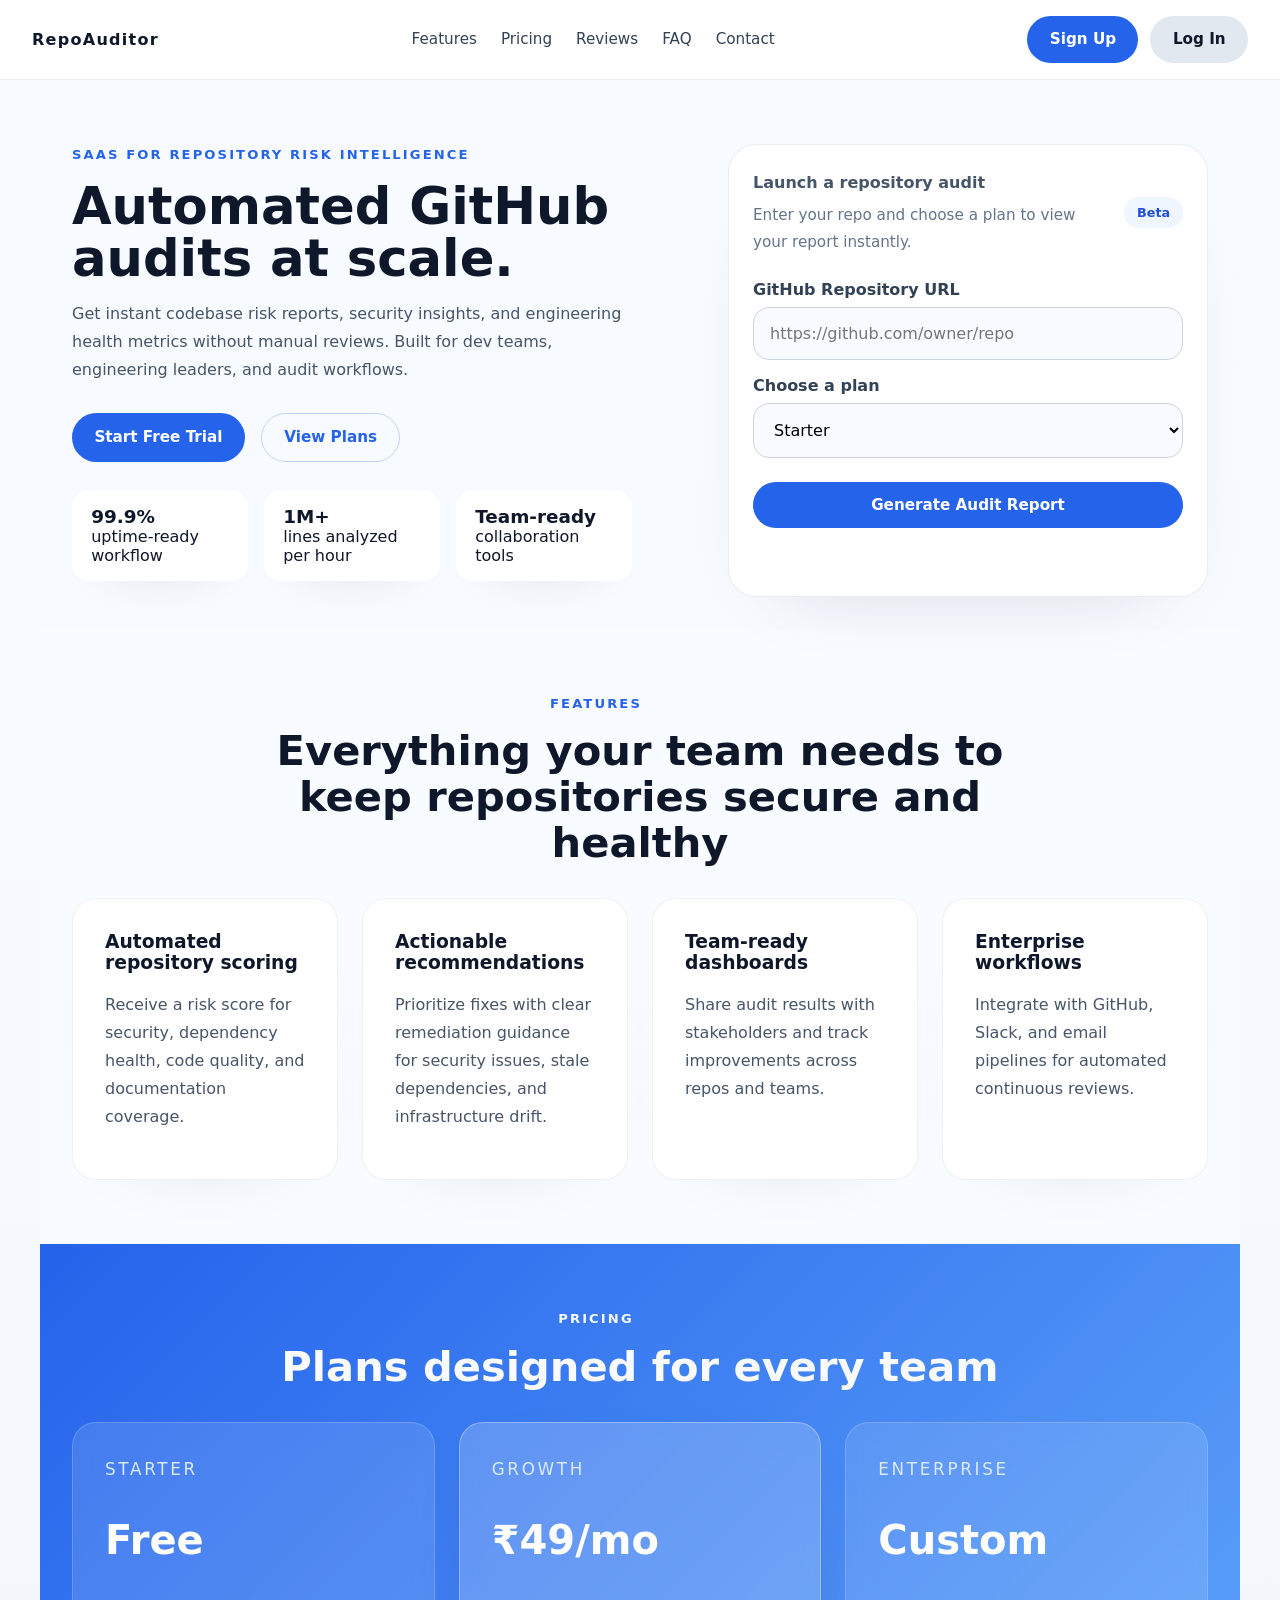
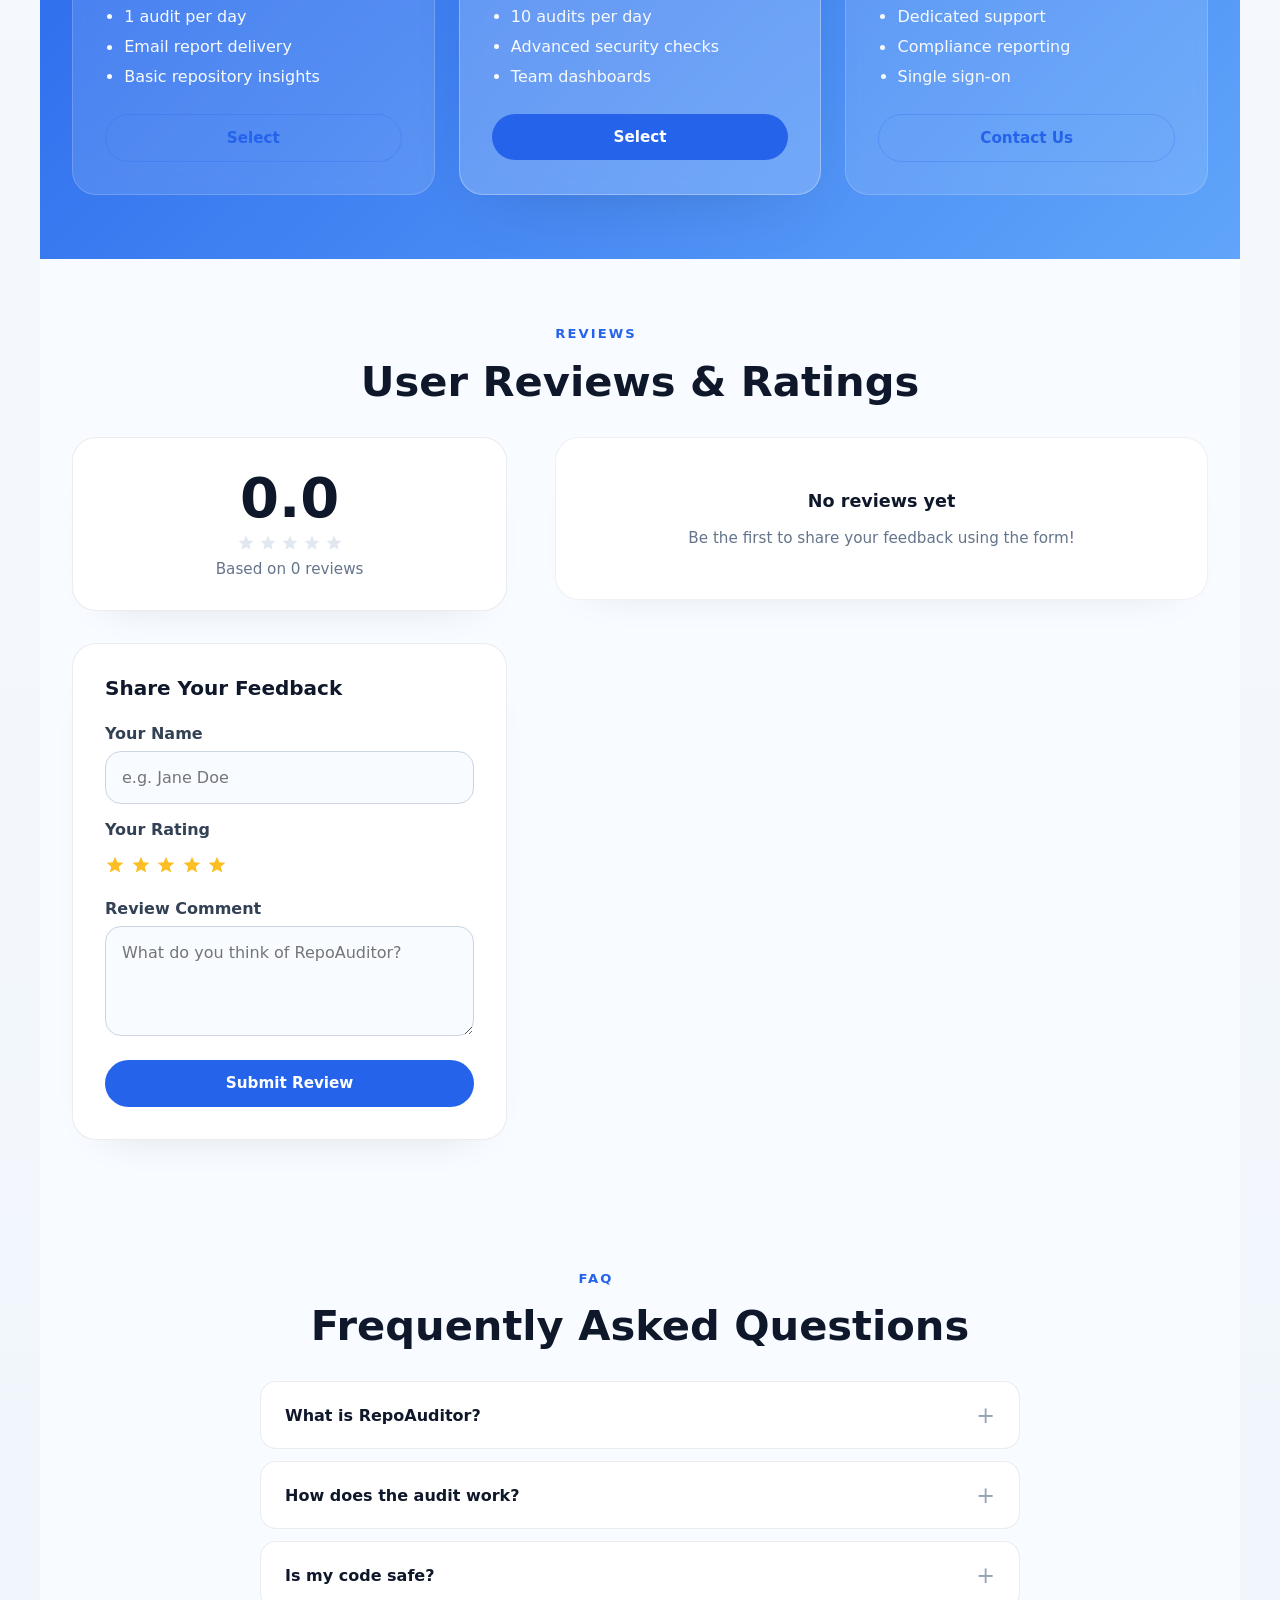
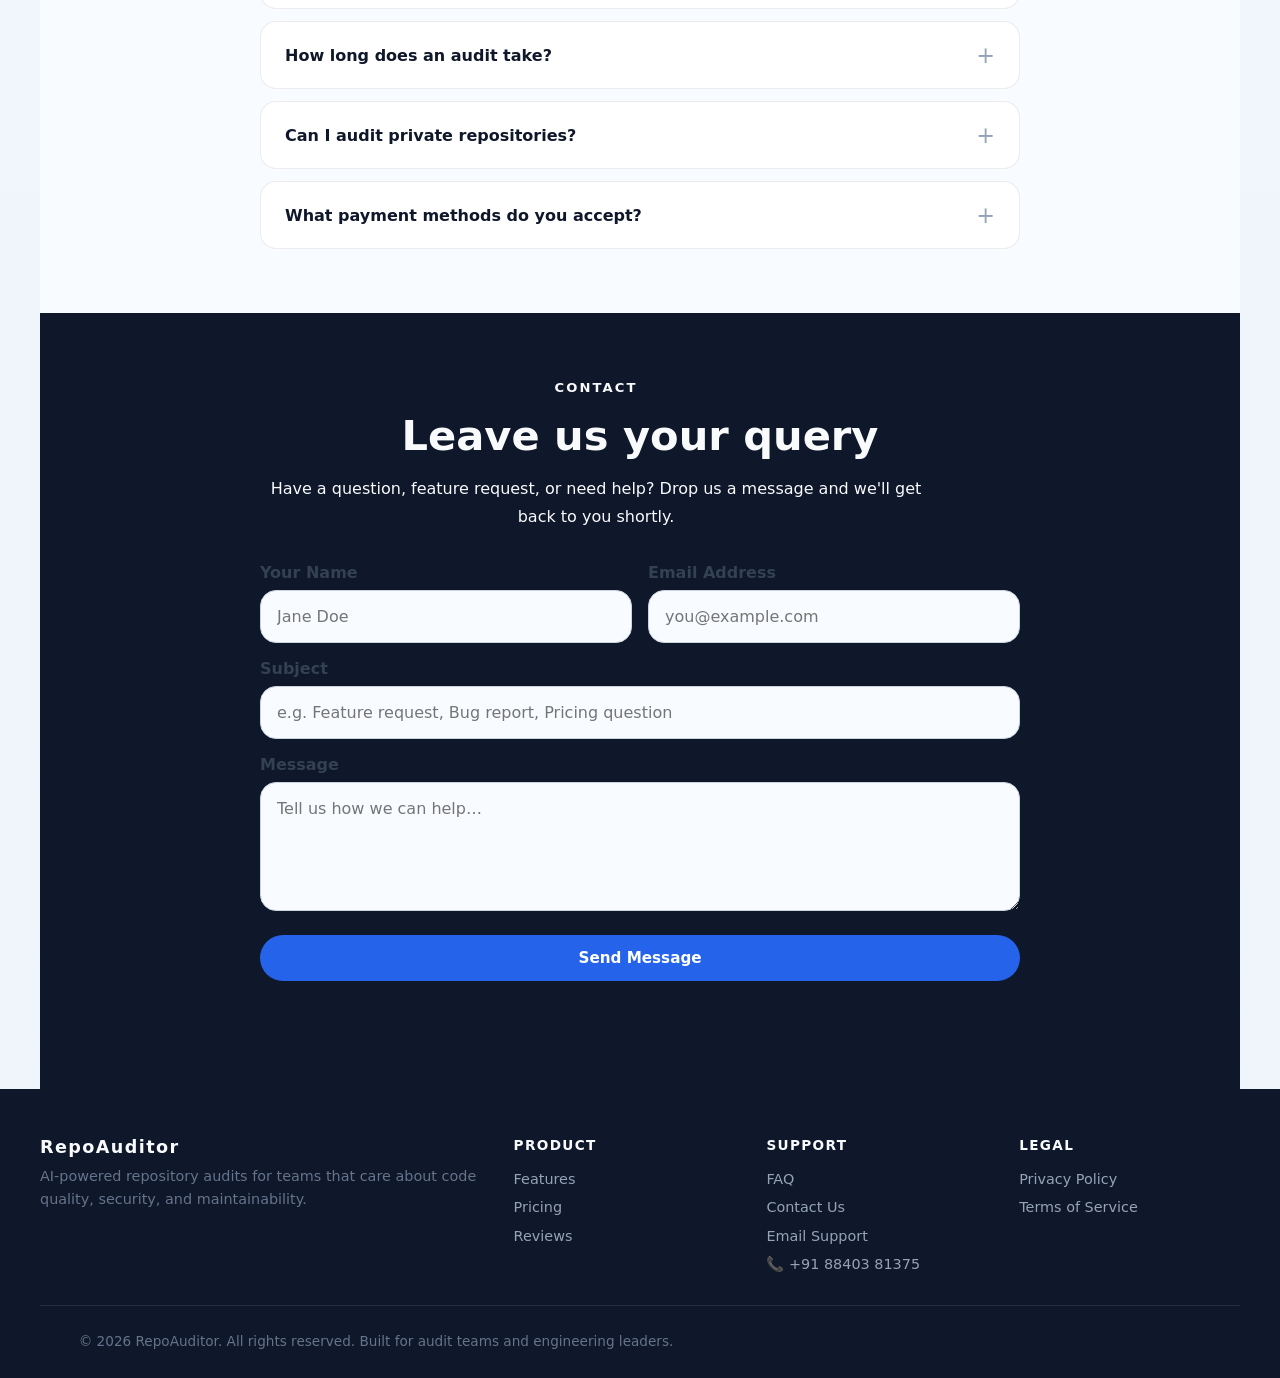
<file: index.html>
<!doctype html>
<html lang="en">
  <head>
    <meta charset="UTF-8" />
    <meta name="viewport" content="width=device-width, initial-scale=1.0" />
    <meta name="description" content="Get instant AI-powered codebase risk reports, security insights, and engineering health metrics. Built for dev teams and audit workflows." />
    <meta name="referrer" content="strict-origin-when-cross-origin" />
    <meta http-equiv="X-Content-Type-Options" content="nosniff" />
    <meta property="og:title" content="RepoAuditor — AI-Powered Code Health for Teams" />
    <meta property="og:description" content="Automated GitHub audits at scale. Get instant security insights, code quality metrics, and actionable recommendations." />
    <meta property="og:type" content="website" />
    <meta name="twitter:card" content="summary_large_image" />
    <meta name="twitter:title" content="RepoAuditor — AI-Powered Code Health for Teams" />
    <meta name="twitter:description" content="Automated GitHub audits at scale. Get instant security insights, code quality metrics, and actionable recommendations." />
    <title>Repo Auditor — AI-Powered Code Health for Teams</title>
    <link rel="stylesheet" href="styles.css" />
  </head>
  <body>

    <!-- ===== Top Bar ===== -->
    <header class="topbar">
      <a href="index.html" class="brand">RepoAuditor</a>
      <button class="hamburger" id="hamburgerBtn" aria-label="Toggle navigation">
        <span></span><span></span><span></span>
      </button>
      <nav class="nav-links">
        <a href="#features">Features</a>
        <a href="#pricing">Pricing</a>
        <a href="#reviews">Reviews</a>
        <a href="#faq">FAQ</a>
        <a href="#contact">Contact</a>
      </nav>
      <div id="topbarAuth" class="topbar-auth">
        <!-- Dynamically populated by script.js -->
        <a href="signup.html" class="button button-primary">Sign Up</a>
        <a href="login.html" class="button button-secondary">Log In</a>
      </div>
    </header>

    <main>

      <!-- ===== Hero ===== -->
      <section class="hero">
        <div class="hero-copy">
          <p class="eyebrow">SaaS for repository risk intelligence</p>
          <h1>Automated GitHub audits at scale.</h1>
          <p>
            Get instant codebase risk reports, security insights, and
            engineering health metrics without manual reviews. Built for dev
            teams, engineering leaders, and audit workflows.
          </p>
          <div class="hero-actions">
            <a href="signup.html" class="button button-primary">Start Free Trial</a>
            <a href="#pricing" class="button button-outline">View Plans</a>
          </div>
          <ul class="hero-stats">
            <li><strong>99.9%</strong> uptime-ready workflow</li>
            <li><strong>1M+</strong> lines analyzed per hour</li>
            <li><strong>Team-ready</strong> collaboration tools</li>
          </ul>
        </div>

        <div class="hero-panel">
          <div class="panel-header">
            <div>
              <p class="panel-title">Launch a repository audit</p>
              <p class="panel-subtitle">
                Enter your repo and choose a plan to view your report
                instantly.
              </p>
            </div>
            <span class="badge">Beta</span>
          </div>
          <form id="auditForm" class="signup-panel">
            <div class="field-group">
              <label for="repoUrl">GitHub Repository URL</label>
              <input
                type="url"
                id="repoUrl"
                placeholder="https://github.com/owner/repo"
                required
              />
            </div>
            <div class="field-group">
              <label for="plan">Choose a plan</label>
              <select id="plan">
                <option value="starter">Starter</option>
                <option value="growth">Growth</option>
                <option value="enterprise">Enterprise</option>
              </select>
            </div>

            <button type="submit" class="button button-primary">
              Generate Audit Report
            </button>
            <p id="result" class="form-message"></p>
          </form>
        </div>
      </section>

      <!-- ===== Features ===== -->
      <section id="features" class="section section-light">
        <div class="section-heading">
          <p class="eyebrow">Features</p>
          <h2>Everything your team needs to keep repositories secure and healthy</h2>
        </div>
        <div class="feature-grid">
          <div class="feature-card">
            <h3>Automated repository scoring</h3>
            <p>
              Receive a risk score for security, dependency health, code
              quality, and documentation coverage.
            </p>
          </div>
          <div class="feature-card">
            <h3>Actionable recommendations</h3>
            <p>
              Prioritize fixes with clear remediation guidance for security
              issues, stale dependencies, and infrastructure drift.
            </p>
          </div>
          <div class="feature-card">
            <h3>Team-ready dashboards</h3>
            <p>
              Share audit results with stakeholders and track improvements
              across repos and teams.
            </p>
          </div>
          <div class="feature-card">
            <h3>Enterprise workflows</h3>
            <p>
              Integrate with GitHub, Slack, and email pipelines for automated
              continuous reviews.
            </p>
          </div>
        </div>
      </section>

      <!-- ===== Pricing ===== -->
      <section id="pricing" class="section section-gradient">
        <div class="section-heading white-text">
          <p class="eyebrow">Pricing</p>
          <h2>Plans designed for every team</h2>
        </div>
        <div class="pricing-grid">
          <div class="pricing-card">
            <p class="plan-name">Starter</p>
            <p class="plan-price">Free</p>
            <ul>
              <li>1 audit per day</li>
              <li>Email report delivery</li>
              <li>Basic repository insights</li>
            </ul>
            <button class="button button-outline pricing-select" data-plan="starter">
              Select
            </button>
          </div>
          <div class="pricing-card recommended">
            <p class="plan-name">Growth</p>
            <p class="plan-price">₹49/mo</p>
            <ul>
              <li>10 audits per day</li>
              <li>Advanced security checks</li>
              <li>Team dashboards</li>
            </ul>
            <button class="button button-primary pricing-select" data-plan="growth">
              Select
            </button>
          </div>
          <div class="pricing-card">
            <p class="plan-name">Enterprise</p>
            <p class="plan-price">Custom</p>
            <ul>
              <li>Dedicated support</li>
              <li>Compliance reporting</li>
              <li>Single sign-on</li>
            </ul>
            <button class="button button-outline pricing-select" data-plan="enterprise">
              Contact Us
            </button>
          </div>
        </div>
      </section>

      <!-- ===== Reviews ===== -->
      <section id="reviews" class="section section-light">
        <div class="section-heading">
          <p class="eyebrow">Reviews</p>
          <h2>User Reviews &amp; Ratings</h2>
        </div>

        <div class="reviews-container">
          <!-- Sidebar: Summary & Form -->
          <div class="reviews-sidebar">
            <div class="rating-summary-card">
              <div class="rating-summary-num" id="avgRatingNum">0.0</div>
              <div class="rating-summary-stars" id="avgRatingStars"></div>
              <div class="rating-summary-count" id="totalReviewsCount">Based on 0 reviews</div>
            </div>

            <div class="review-form-panel">
              <h3>Share Your Feedback</h3>
              <form id="reviewForm" class="signup-panel">
                <div class="field-group">
                  <label for="reviewName">Your Name</label>
                  <input type="text" id="reviewName" placeholder="e.g. Jane Doe" required />
                </div>
                <div class="field-group">
                  <label>Your Rating</label>
                  <div class="star-rating-input" id="starRatingInput">
                    <svg data-rating="1" viewBox="0 0 24 24"><path d="M12 17.27L18.18 21l-1.64-7.03L22 9.24l-7.19-.61L12 2 9.19 8.63 2 9.24l5.46 4.73L5.82 21z"/></svg>
                    <svg data-rating="2" viewBox="0 0 24 24"><path d="M12 17.27L18.18 21l-1.64-7.03L22 9.24l-7.19-.61L12 2 9.19 8.63 2 9.24l5.46 4.73L5.82 21z"/></svg>
                    <svg data-rating="3" viewBox="0 0 24 24"><path d="M12 17.27L18.18 21l-1.64-7.03L22 9.24l-7.19-.61L12 2 9.19 8.63 2 9.24l5.46 4.73L5.82 21z"/></svg>
                    <svg data-rating="4" viewBox="0 0 24 24"><path d="M12 17.27L18.18 21l-1.64-7.03L22 9.24l-7.19-.61L12 2 9.19 8.63 2 9.24l5.46 4.73L5.82 21z"/></svg>
                    <svg data-rating="5" viewBox="0 0 24 24"><path d="M12 17.27L18.18 21l-1.64-7.03L22 9.24l-7.19-.61L12 2 9.19 8.63 2 9.24l5.46 4.73L5.82 21z"/></svg>
                  </div>
                  <input type="hidden" id="selectedRating" value="5" />
                </div>
                <div class="field-group">
                  <label for="reviewComment">Review Comment</label>
                  <textarea id="reviewComment" rows="4" placeholder="What do you think of RepoAuditor?" required></textarea>
                </div>
                <button type="submit" class="button button-primary">Submit Review</button>
              </form>
            </div>
          </div>

          <!-- Reviews Feed -->
          <div class="reviews-list" id="reviewsList"></div>
        </div>
      </section>

      <!-- ===== FAQ ===== -->
      <section id="faq" class="section section-light">
        <div class="section-heading">
          <p class="eyebrow">FAQ</p>
          <h2>Frequently Asked Questions</h2>
        </div>
        <div class="faq-list">
          <div class="faq-item">
            <button class="faq-question" type="button">
              What is RepoAuditor?
              <span class="faq-icon">+</span>
            </button>
            <div class="faq-answer">
              <p>RepoAuditor is an AI-powered SaaS platform that analyzes GitHub repositories and generates comprehensive audit reports covering code quality, security, documentation, architecture, and maintainability.</p>
            </div>
          </div>
          <div class="faq-item">
            <button class="faq-question" type="button">
              How does the audit work?
              <span class="faq-icon">+</span>
            </button>
            <div class="faq-answer">
              <p>Simply paste your GitHub repository URL and choose a plan. Our multi-agent AI system scans your codebase and delivers a detailed report directly on screen within minutes.</p>
            </div>
          </div>
          <div class="faq-item">
            <button class="faq-question" type="button">
              Is my code safe?
              <span class="faq-icon">+</span>
            </button>
            <div class="faq-answer">
              <p>Absolutely. We only read public repository data via the GitHub API. Your code is never stored, copied, or shared. Analysis happens in memory and is discarded after report generation.</p>
            </div>
          </div>
          <div class="faq-item">
            <button class="faq-question" type="button">
              How long does an audit take?
              <span class="faq-icon">+</span>
            </button>
            <div class="faq-answer">
              <p>Most audits complete within 2–5 minutes depending on repository size. Your report will appear on screen as soon as the analysis is complete.</p>
            </div>
          </div>
          <div class="faq-item">
            <button class="faq-question" type="button">
              Can I audit private repositories?
              <span class="faq-icon">+</span>
            </button>
            <div class="faq-answer">
              <p>Private repository support is coming soon on the Growth and Enterprise plans. Currently, only public GitHub repositories are supported.</p>
            </div>
          </div>
          <div class="faq-item">
            <button class="faq-question" type="button">
              What payment methods do you accept?
              <span class="faq-icon">+</span>
            </button>
            <div class="faq-answer">
              <p>We accept all major credit/debit cards, UPI, and net banking via Razorpay. Enterprise plans can be paid via invoice.</p>
            </div>
          </div>
        </div>
      </section>

      <!-- ===== Contact ("Leave us your query") ===== -->
      <section id="contact" class="section section-dark">
        <div class="section-heading white-text">
          <p class="eyebrow">Contact</p>
          <h2>Leave us your query</h2>
          <p>
            Have a question, feature request, or need help? Drop us a message and
            we'll get back to you shortly.
          </p>
        </div>
        <div class="contact-panel" id="signup">
          <form id="contactForm" class="signup-panel">
            <div class="contact-form-grid">
              <div class="field-group">
                <label for="contactName">Your Name</label>
                <input type="text" id="contactName" placeholder="Jane Doe" required />
              </div>
              <div class="field-group">
                <label for="contactEmail">Email Address</label>
                <input type="email" id="contactEmail" placeholder="you@example.com" required />
              </div>
            </div>
            <div class="field-group">
              <label for="contactSubject">Subject</label>
              <input type="text" id="contactSubject" placeholder="e.g. Feature request, Bug report, Pricing question" required />
            </div>
            <div class="field-group">
              <label for="contactMessage">Message</label>
              <textarea id="contactMessage" rows="5" placeholder="Tell us how we can help…" required></textarea>
            </div>
            <button type="submit" class="button button-primary">
              Send Message
            </button>
            <p id="contactResult" class="form-message"></p>
          </form>
        </div>
      </section>

    </main>

    <!-- ===== Enhanced Footer ===== -->
    <footer class="site-footer">
      <div class="footer-grid">
        <div class="footer-col footer-brand-col">
          <div class="footer-brand">RepoAuditor</div>
          <p>AI-powered repository audits for teams that care about code quality, security, and maintainability.</p>
        </div>
        <div class="footer-col">
          <h4>Product</h4>
          <ul>
            <li><a href="#features">Features</a></li>
            <li><a href="#pricing">Pricing</a></li>
            <li><a href="#reviews">Reviews</a></li>
          </ul>
        </div>
        <div class="footer-col">
          <h4>Support</h4>
          <ul>
            <li><a href="#faq">FAQ</a></li>
            <li><a href="#contact">Contact Us</a></li>
            <li><a href="mailto:kush17112004@gmail.com">Email Support</a></li>
            <li><a href="tel:+918840381375">📞 +91 88403 81375</a></li>
          </ul>
        </div>
        <div class="footer-col">
          <h4>Legal</h4>
          <ul>
            <li><a href="privacy-policy.html">Privacy Policy</a></li>
            <li><a href="terms-of-service.html">Terms of Service</a></li>
          </ul>
        </div>
      </div>
      <div class="footer-bottom">
        <p>© 2026 RepoAuditor. All rights reserved. Built for audit teams and engineering leaders.</p>
      </div>
    </footer>

    <!-- ===== Razorpay Checkout.js SDK ===== -->
    <script src="https://checkout.razorpay.com/v1/checkout.js"></script>

    <!-- ===== Modular Scripts (loaded in dependency order) ===== -->
    <script src="js/config.js"></script>
    <script src="js/auth.js"></script>
    <script src="js/api.js"></script>
    <script src="js/ui.js"></script>
    <script src="js/scroll.js"></script>
    <script src="js/pricing.js"></script>
    <script src="js/reviews.js"></script>
    <script src="script.js"></script>

  </body>
</html>
</file>
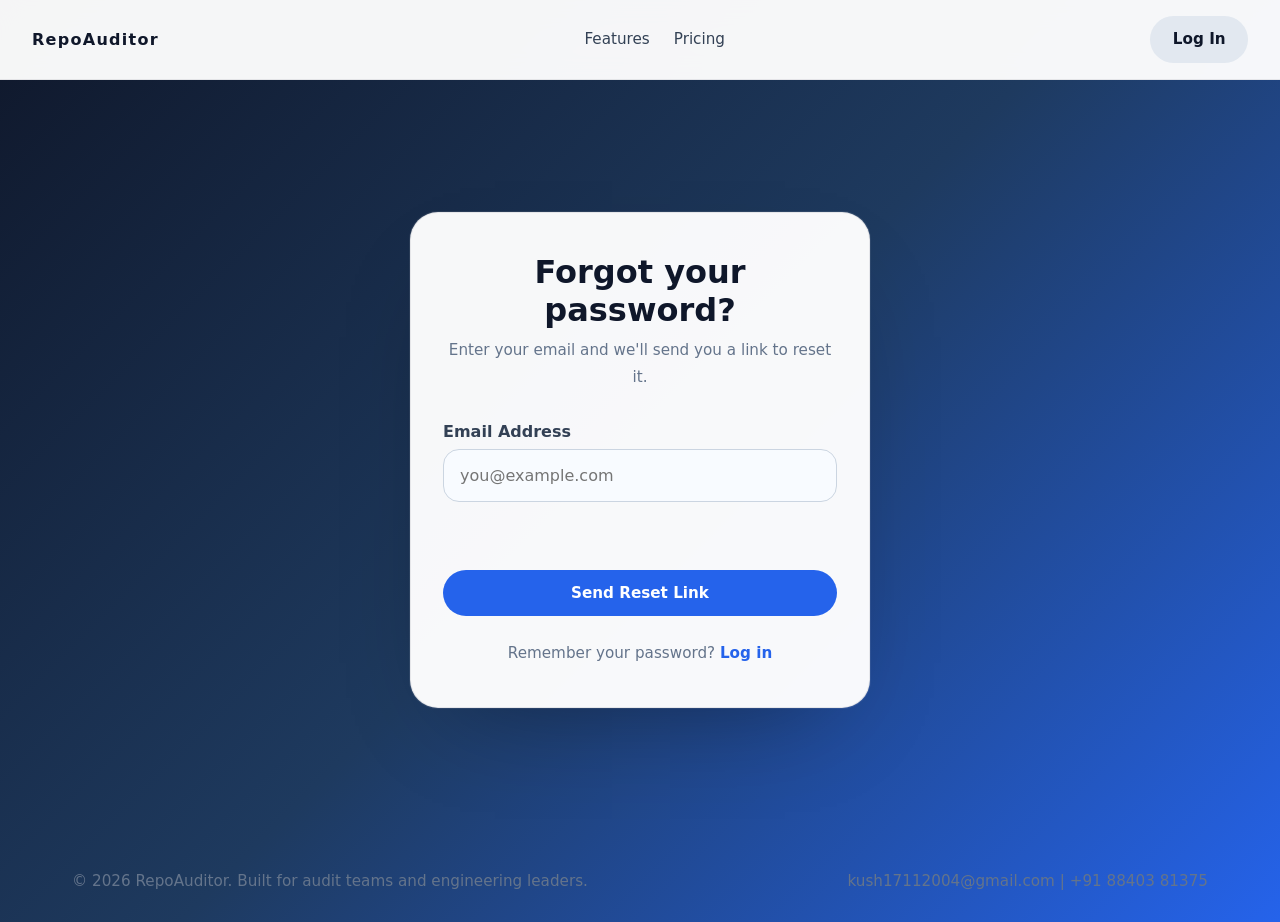
<file: forgot-password.html>
<!doctype html>
<html lang="en">
  <head>
    <meta charset="UTF-8" />
    <meta name="viewport" content="width=device-width, initial-scale=1.0" />
    <meta name="description" content="Reset your RepoAuditor account password." />
    <meta name="referrer" content="strict-origin-when-cross-origin" />
    <meta http-equiv="X-Content-Type-Options" content="nosniff" />
    <title>Forgot Password — RepoAuditor</title>
    <link rel="stylesheet" href="styles.css" />
  </head>
  <body class="auth-page">

    <!-- ===== Top Bar ===== -->
    <header class="topbar">
      <a href="index.html" class="brand">RepoAuditor</a>
      <nav class="nav-links">
        <a href="index.html#features">Features</a>
        <a href="index.html#pricing">Pricing</a>
      </nav>
      <a href="login.html" class="button button-secondary">Log In</a>
    </header>

    <!-- ===== Forgot Password Card ===== -->
    <main class="auth-main">
      <div class="auth-card">
        <div class="auth-card-header">
          <h1>Forgot your password?</h1>
          <p>Enter your email and we'll send you a link to reset it.</p>
        </div>

        <form id="forgotForm" class="auth-form" novalidate>
          <div class="field-group">
            <label for="forgotEmail">Email Address</label>
            <input type="email" id="forgotEmail" placeholder="you@example.com" required autocomplete="email" />
          </div>

          <p id="forgotMessage" class="form-message"></p>

          <button type="submit" id="forgotSubmit" class="button button-primary">Send Reset Link</button>
        </form>

        <p class="auth-footer-link">
          Remember your password? <a href="login.html">Log in</a>
        </p>
      </div>
    </main>

    <!-- ===== Footer ===== -->
    <footer class="footer">
      <div>© 2026 RepoAuditor. Built for audit teams and engineering leaders.</div>
      <div><a href="mailto:kush17112004@gmail.com">kush17112004@gmail.com</a> | <a href="tel:+918840381375">+91 88403 81375</a></div>
    </footer>

    <!-- Scripts -->
    <script src="js/config.js"></script>
    <script src="js/auth.js"></script>
    <script>
      (function () {
        'use strict';

        var form = document.getElementById('forgotForm');
        var msg = document.getElementById('forgotMessage');
        var submitBtn = document.getElementById('forgotSubmit');

        form.addEventListener('submit', async function (e) {
          e.preventDefault();

          var email = document.getElementById('forgotEmail').value.trim();

          msg.textContent = '';
          msg.className = 'form-message';

          if (!email || !/^[^\s@]+@[^\s@]+\.[^\s@]+$/.test(email)) {
            showError('Please enter a valid email address.');
            return;
          }

          submitBtn.disabled = true;
          submitBtn.textContent = 'Sending…';

          var result = await window.AppAuth.forgotPassword(email);

          if (result.success) {
            msg.textContent = result.message;
            msg.className = 'form-message form-message-success';
            submitBtn.textContent = 'Link Sent ✓';
          } else {
            showError(result.message);
            submitBtn.disabled = false;
            submitBtn.textContent = 'Send Reset Link';
          }
        });

        function showError(text) {
          msg.textContent = text;
          msg.className = 'form-message form-message-error';
        }
      })();
    </script>

  </body>
</html>
</file>
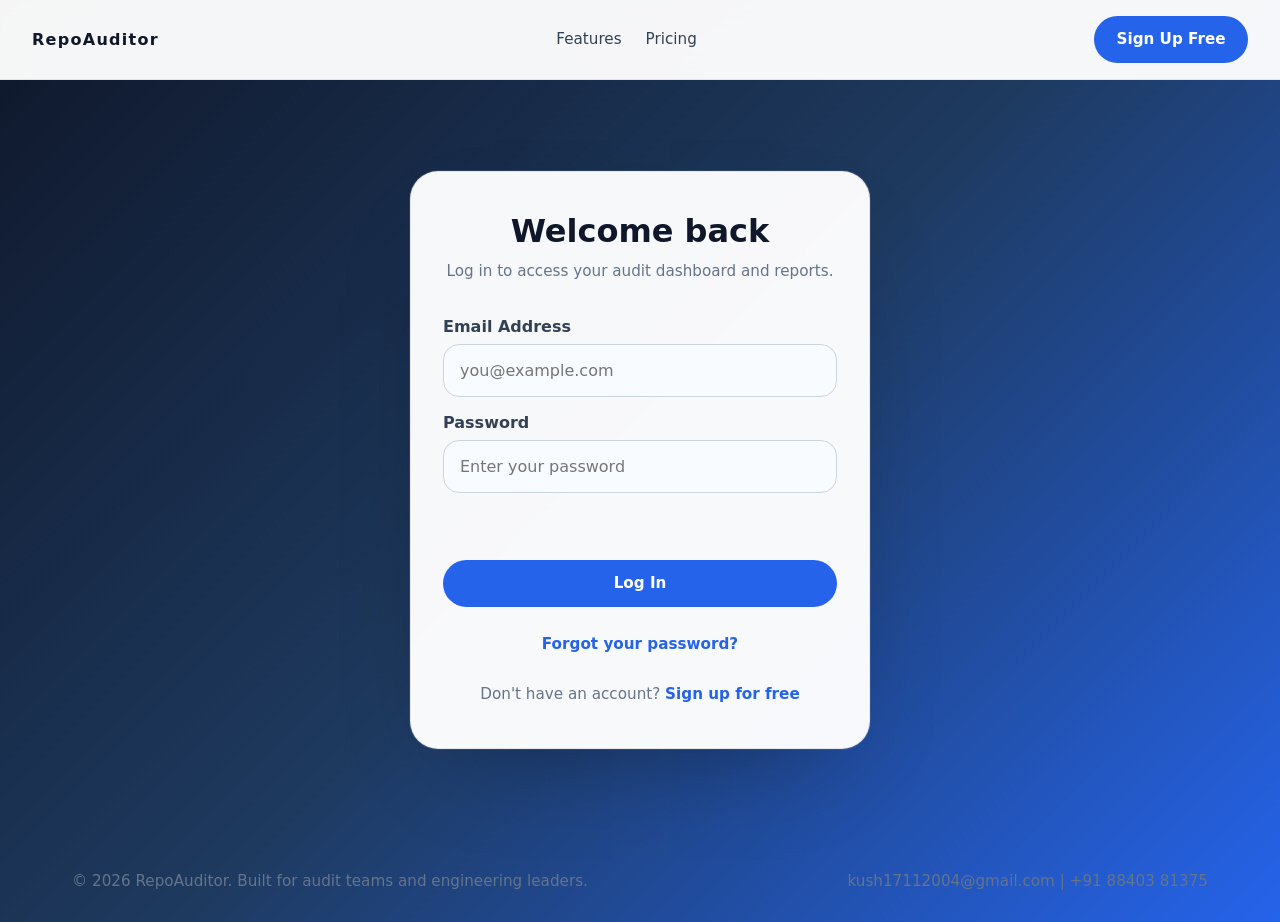
<file: login.html>
<!doctype html>
<html lang="en">
  <head>
    <meta charset="UTF-8" />
    <meta name="viewport" content="width=device-width, initial-scale=1.0" />
    <meta name="description" content="Log in to your RepoAuditor account to manage audits and view reports." />
    <meta name="referrer" content="strict-origin-when-cross-origin" />
    <meta http-equiv="X-Content-Type-Options" content="nosniff" />
    <title>Log In — RepoAuditor</title>
    <link rel="stylesheet" href="styles.css" />
  </head>
  <body class="auth-page">

    <!-- ===== Top Bar ===== -->
    <header class="topbar">
      <a href="index.html" class="brand">RepoAuditor</a>
      <nav class="nav-links">
        <a href="index.html#features">Features</a>
        <a href="index.html#pricing">Pricing</a>
      </nav>
      <a href="signup.html" class="button button-primary">Sign Up Free</a>
    </header>

    <!-- ===== Login Card ===== -->
    <main class="auth-main">
      <div class="auth-card">
        <div class="auth-card-header">
          <h1>Welcome back</h1>
          <p>Log in to access your audit dashboard and reports.</p>
        </div>

        <form id="loginForm" class="auth-form" novalidate>
          <div class="field-group">
            <label for="loginEmail">Email Address</label>
            <input type="email" id="loginEmail" placeholder="you@example.com" required autocomplete="email" />
          </div>

          <div class="field-group">
            <label for="loginPassword">Password</label>
            <input type="password" id="loginPassword" placeholder="Enter your password" required autocomplete="current-password" />
          </div>

          <p id="loginMessage" class="form-message"></p>

          <button type="submit" id="loginSubmit" class="button button-primary">Log In</button>
        </form>

        <p class="auth-footer-link">
          <a href="forgot-password.html">Forgot your password?</a>
        </p>
        <p class="auth-footer-link">
          Don't have an account? <a href="signup.html">Sign up for free</a>
        </p>
      </div>
    </main>

    <!-- ===== Footer ===== -->
    <footer class="footer">
      <div>© 2026 RepoAuditor. Built for audit teams and engineering leaders.</div>
      <div><a href="mailto:kush17112004@gmail.com">kush17112004@gmail.com</a> | <a href="tel:+918840381375">+91 88403 81375</a></div>
    </footer>

    <!-- Scripts -->
    <script src="js/config.js"></script>
    <script src="js/auth.js"></script>
    <script>
      (function () {
        'use strict';

        // If already logged in, redirect to home
        if (window.AppAuth.isLoggedIn()) {
          window.location.href = 'index.html';
          return;
        }

        var form = document.getElementById('loginForm');
        var msg = document.getElementById('loginMessage');
        var submitBtn = document.getElementById('loginSubmit');

        form.addEventListener('submit', async function (e) {
          e.preventDefault();

          var email = document.getElementById('loginEmail').value.trim();
          var password = document.getElementById('loginPassword').value;

          // Reset message
          msg.textContent = '';
          msg.className = 'form-message';

          // Validation
          if (!email || !/^[^\s@]+@[^\s@]+\.[^\s@]+$/.test(email)) {
            showError('Please enter a valid email address.');
            return;
          }
          if (!password) {
            showError('Please enter your password.');
            return;
          }

          // Disable button
          submitBtn.disabled = true;
          submitBtn.textContent = 'Logging in…';

          var result = await window.AppAuth.login(email, password);

          if (result.success) {
            msg.textContent = result.message + ' Redirecting…';
            msg.className = 'form-message form-message-success';
            setTimeout(function () {
              window.location.href = 'index.html';
            }, 600);
          } else {
            showError(result.message);
            submitBtn.disabled = false;
            submitBtn.textContent = 'Log In';
          }
        });

        function showError(text) {
          msg.textContent = text;
          msg.className = 'form-message form-message-error';
        }
      })();
    </script>

  </body>
</html>
</file>
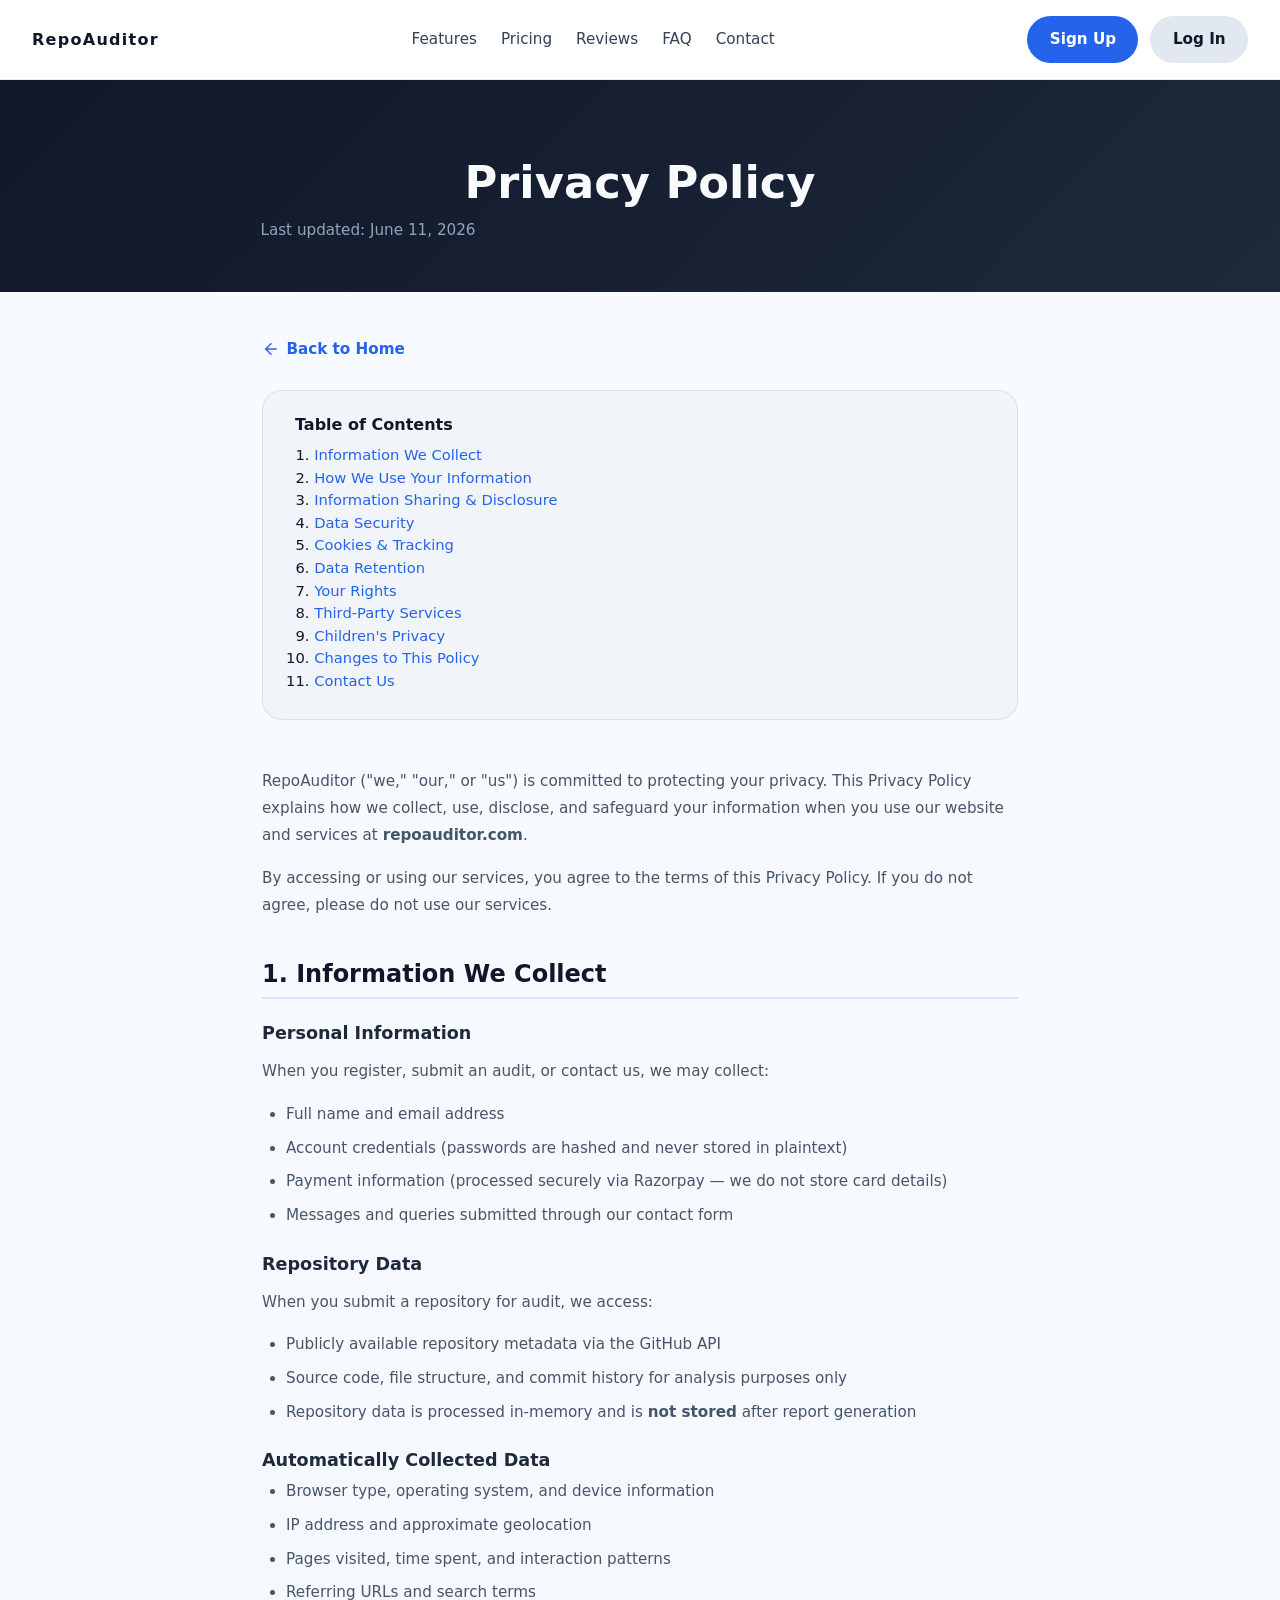
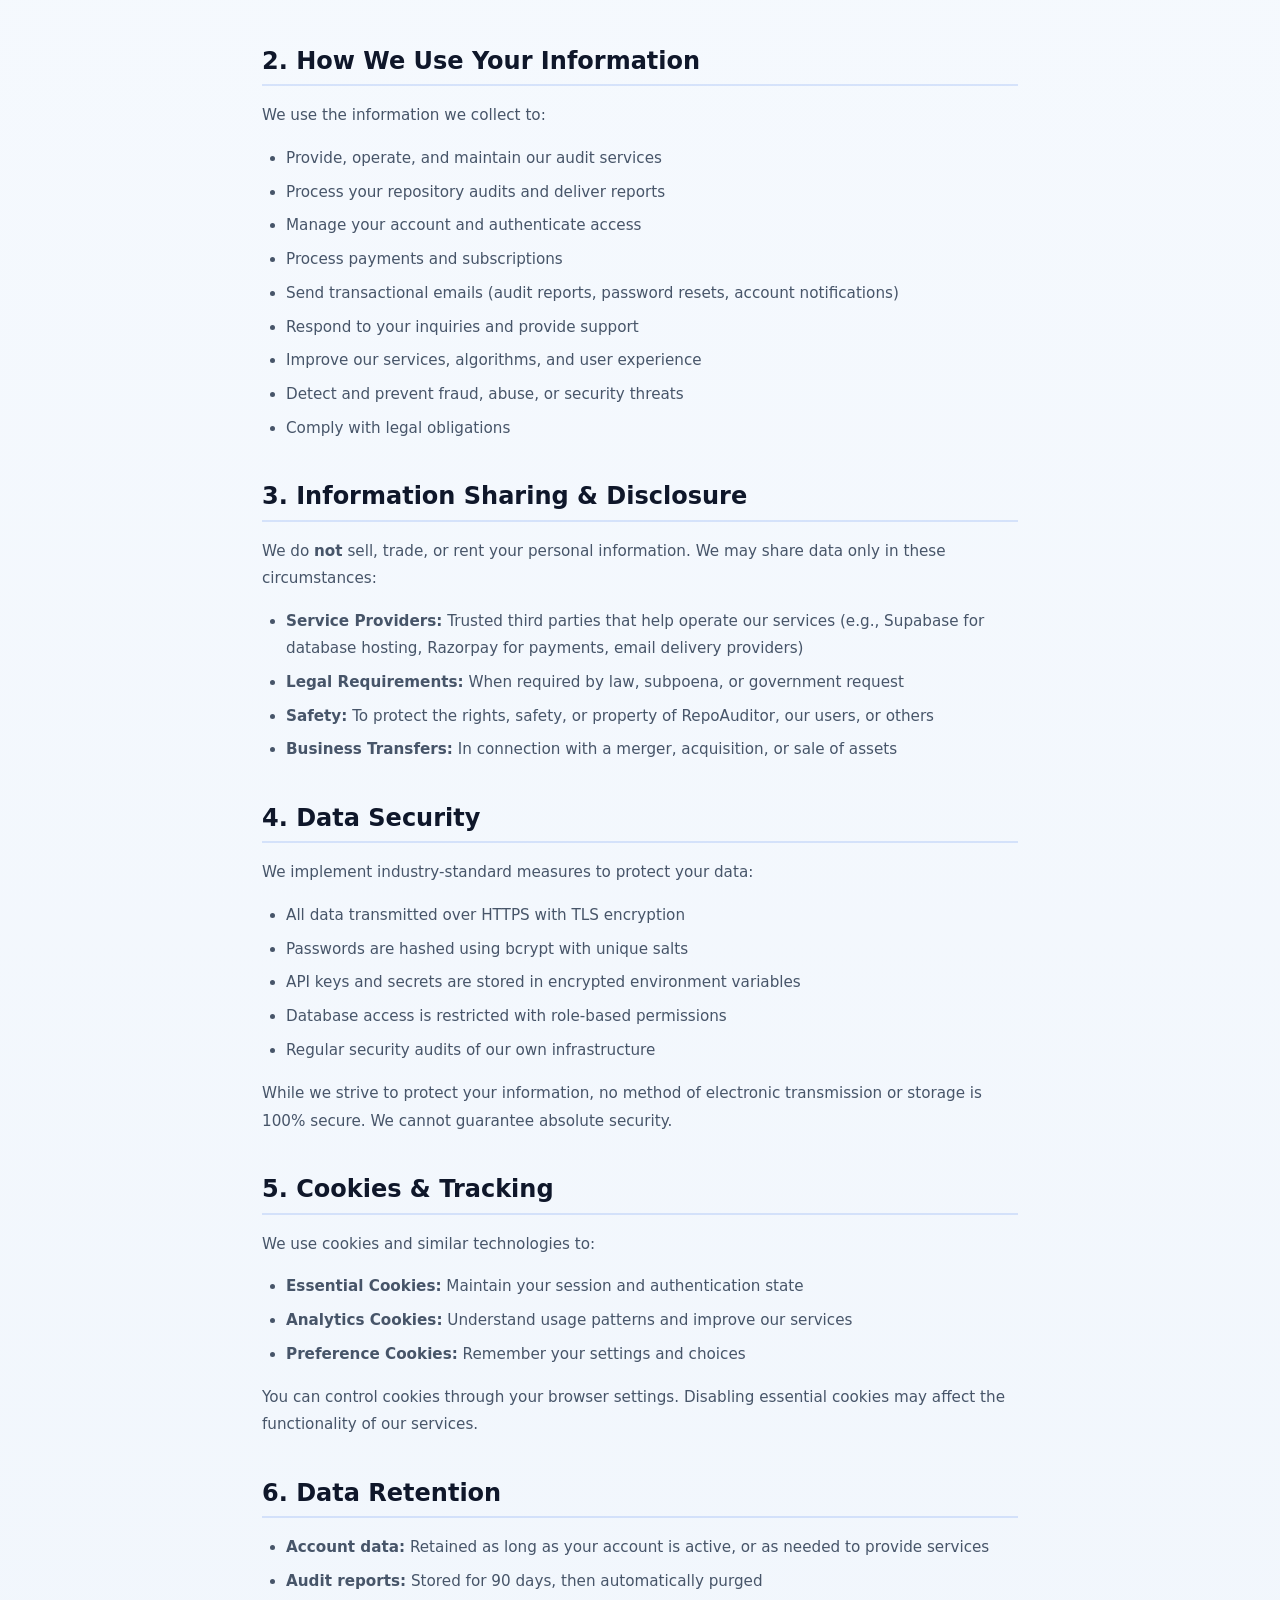
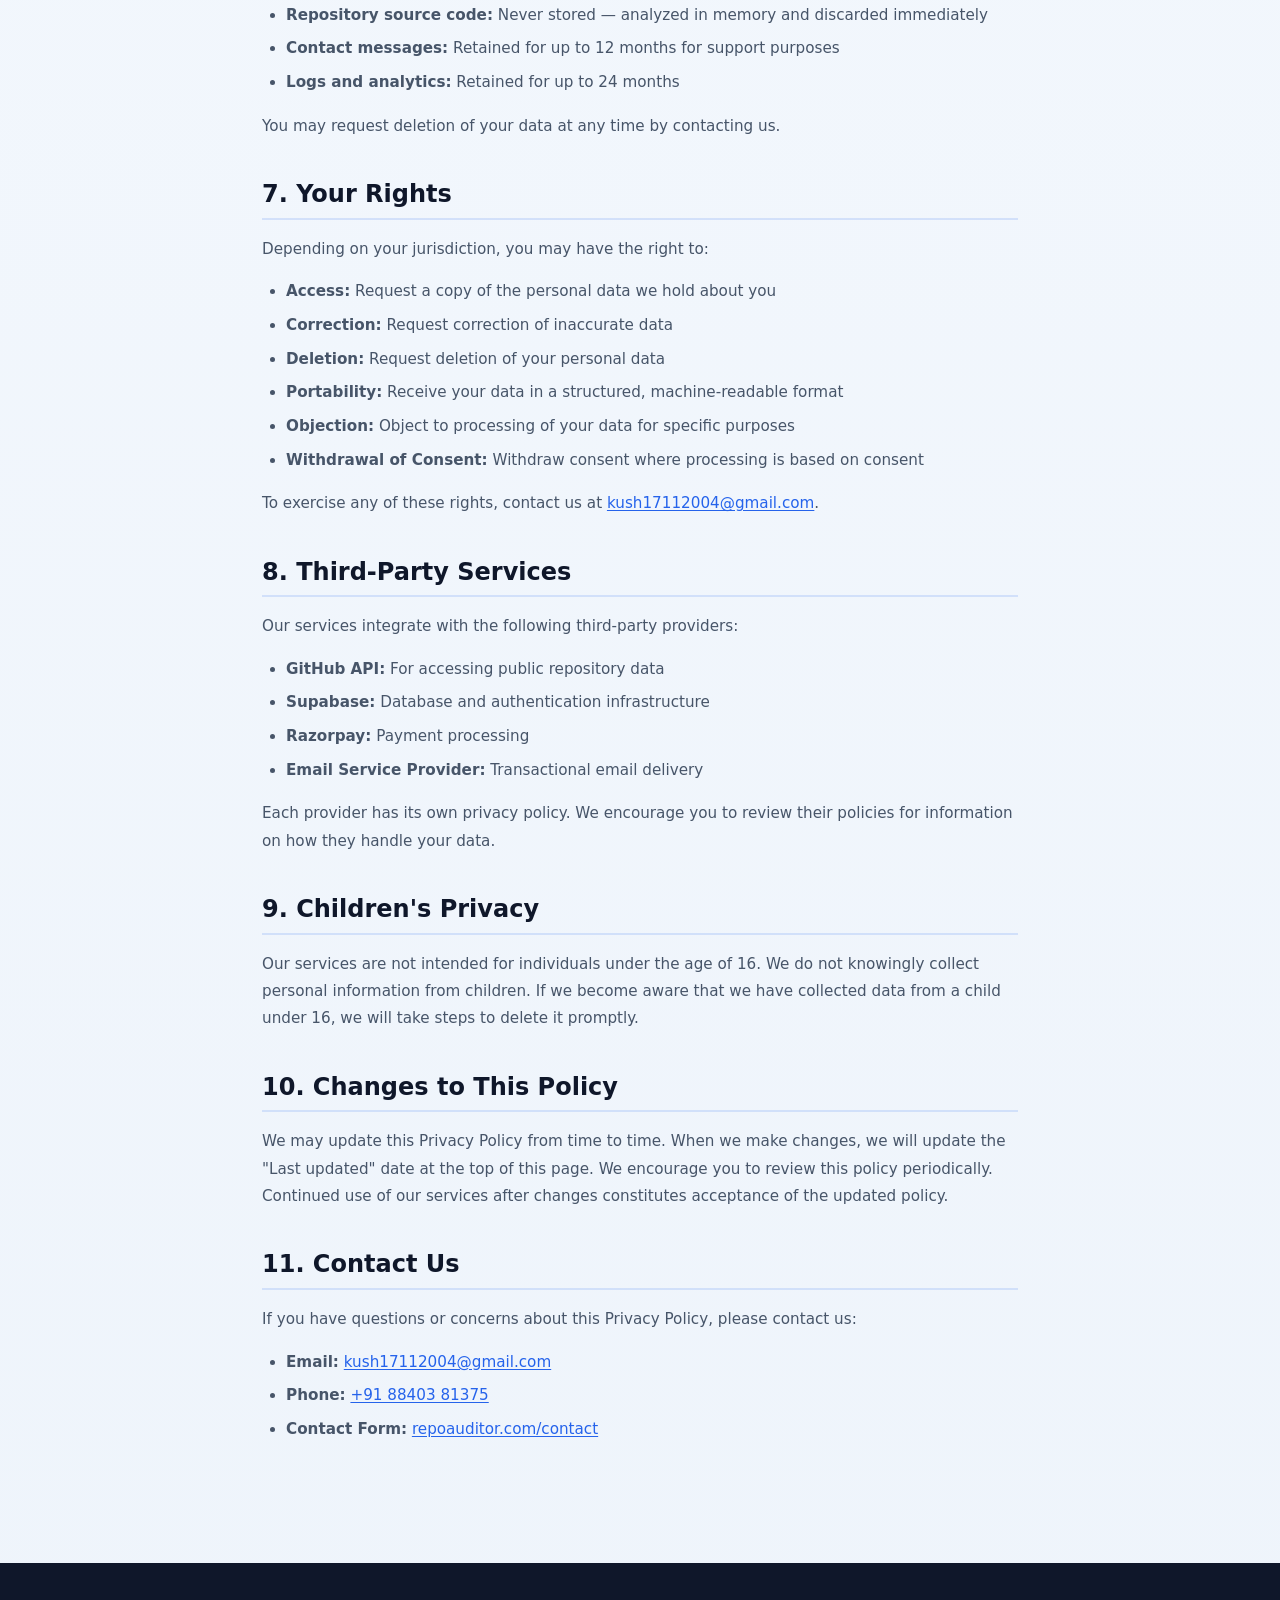
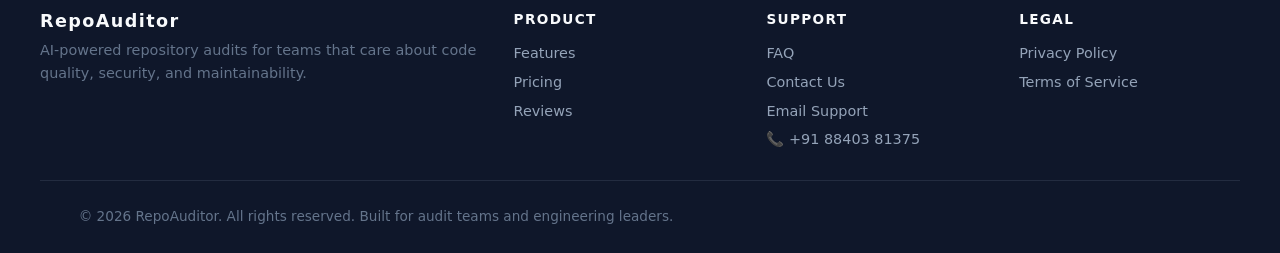
<file: privacy-policy.html>
<!doctype html>
<html lang="en">
  <head>
    <meta charset="UTF-8" />
    <meta name="viewport" content="width=device-width, initial-scale=1.0" />
    <meta name="description" content="RepoAuditor Privacy Policy — Learn how we collect, use, and protect your data." />
    <title>Privacy Policy — RepoAuditor</title>
    <link rel="stylesheet" href="styles.css" />
    <style>
      /* ===== Legal Page Styles ===== */
      .legal-hero {
        background: linear-gradient(135deg, #0f172a 0%, #1e293b 100%);
        padding: 5rem 2rem 3rem;
        text-align: center;
      }

      .legal-hero h1 {
        color: #f8fafc;
        font-size: clamp(2rem, 3.5vw, 3rem);
        margin: 0 0 0.75rem;
      }

      .legal-hero .legal-updated {
        color: #94a3b8;
        font-size: 0.95rem;
        margin: 0;
      }

      .legal-content {
        max-width: 820px;
        margin: 0 auto;
        padding: 3rem 2rem 5rem;
      }

      .legal-section {
        margin-bottom: 2.5rem;
      }

      .legal-section h2 {
        font-size: 1.5rem;
        color: #0f172a;
        margin: 0 0 1rem;
        padding-bottom: 0.6rem;
        border-bottom: 2px solid rgba(37, 99, 235, 0.15);
      }

      .legal-section h3 {
        font-size: 1.1rem;
        color: #1e293b;
        margin: 1.5rem 0 0.5rem;
      }

      .legal-section p,
      .legal-section li {
        font-size: 0.95rem;
        line-height: 1.8;
        color: #475569;
        max-width: none;
      }

      .legal-section ul {
        padding-left: 1.5rem;
        margin: 0.5rem 0 1rem;
      }

      .legal-section li {
        margin-bottom: 0.4rem;
      }

      .legal-section a {
        color: #2563eb;
        text-decoration: underline;
        text-underline-offset: 2px;
      }

      .legal-section a:hover {
        color: #1d4ed8;
      }

      .legal-toc {
        background: #f1f5f9;
        border: 1px solid rgba(15, 23, 42, 0.08);
        border-radius: 20px;
        padding: 1.5rem 2rem;
        margin-bottom: 3rem;
      }

      .legal-toc h3 {
        margin: 0 0 0.75rem;
        font-size: 1rem;
        color: #0f172a;
      }

      .legal-toc ol {
        padding-left: 1.2rem;
        margin: 0;
      }

      .legal-toc li {
        margin-bottom: 0.35rem;
        font-size: 0.92rem;
      }

      .legal-toc a {
        color: #2563eb;
        text-decoration: none;
      }

      .legal-toc a:hover {
        text-decoration: underline;
      }

      .legal-back-link {
        display: inline-flex;
        align-items: center;
        gap: 0.4rem;
        color: #2563eb;
        font-weight: 600;
        font-size: 0.95rem;
        margin-bottom: 2rem;
        text-decoration: none;
        transition: color 0.2s;
      }

      .legal-back-link:hover {
        color: #1d4ed8;
      }

      .legal-back-link svg {
        width: 18px;
        height: 18px;
      }
    </style>
  </head>
  <body>

    <!-- ===== Top Bar ===== -->
    <header class="topbar">
      <a href="index.html" class="brand">RepoAuditor</a>
      <button class="hamburger" id="hamburgerBtn" aria-label="Toggle navigation">
        <span></span><span></span><span></span>
      </button>
      <nav class="nav-links">
        <a href="index.html#features">Features</a>
        <a href="index.html#pricing">Pricing</a>
        <a href="index.html#reviews">Reviews</a>
        <a href="index.html#faq">FAQ</a>
        <a href="index.html#contact">Contact</a>
      </nav>
      <div id="topbarAuth" class="topbar-auth">
        <a href="signup.html" class="button button-primary">Sign Up</a>
        <a href="login.html" class="button button-secondary">Log In</a>
      </div>
    </header>

    <!-- ===== Hero Banner ===== -->
    <section class="legal-hero">
      <h1>Privacy Policy</h1>
      <p class="legal-updated">Last updated: June 11, 2026</p>
    </section>

    <!-- ===== Content ===== -->
    <div class="legal-content">

      <a href="index.html" class="legal-back-link">
        <svg viewBox="0 0 24 24" fill="none" stroke="currentColor" stroke-width="2" stroke-linecap="round" stroke-linejoin="round"><path d="M19 12H5"/><path d="M12 19l-7-7 7-7"/></svg>
        Back to Home
      </a>

      <!-- Table of Contents -->
      <div class="legal-toc">
        <h3>Table of Contents</h3>
        <ol>
          <li><a href="#info-collect">Information We Collect</a></li>
          <li><a href="#info-use">How We Use Your Information</a></li>
          <li><a href="#info-share">Information Sharing &amp; Disclosure</a></li>
          <li><a href="#data-security">Data Security</a></li>
          <li><a href="#cookies">Cookies &amp; Tracking</a></li>
          <li><a href="#data-retention">Data Retention</a></li>
          <li><a href="#your-rights">Your Rights</a></li>
          <li><a href="#third-party">Third-Party Services</a></li>
          <li><a href="#children">Children's Privacy</a></li>
          <li><a href="#changes">Changes to This Policy</a></li>
          <li><a href="#contact-us">Contact Us</a></li>
        </ol>
      </div>

      <div class="legal-section">
        <p>
          RepoAuditor ("we," "our," or "us") is committed to protecting your privacy. This Privacy Policy explains how we collect, use, disclose, and safeguard your information when you use our website and services at <strong>repoauditor.com</strong>.
        </p>
        <p>
          By accessing or using our services, you agree to the terms of this Privacy Policy. If you do not agree, please do not use our services.
        </p>
      </div>

      <!-- 1. Information We Collect -->
      <div class="legal-section" id="info-collect">
        <h2>1. Information We Collect</h2>

        <h3>Personal Information</h3>
        <p>When you register, submit an audit, or contact us, we may collect:</p>
        <ul>
          <li>Full name and email address</li>
          <li>Account credentials (passwords are hashed and never stored in plaintext)</li>
          <li>Payment information (processed securely via Razorpay — we do not store card details)</li>
          <li>Messages and queries submitted through our contact form</li>
        </ul>

        <h3>Repository Data</h3>
        <p>When you submit a repository for audit, we access:</p>
        <ul>
          <li>Publicly available repository metadata via the GitHub API</li>
          <li>Source code, file structure, and commit history for analysis purposes only</li>
          <li>Repository data is processed in-memory and is <strong>not stored</strong> after report generation</li>
        </ul>

        <h3>Automatically Collected Data</h3>
        <ul>
          <li>Browser type, operating system, and device information</li>
          <li>IP address and approximate geolocation</li>
          <li>Pages visited, time spent, and interaction patterns</li>
          <li>Referring URLs and search terms</li>
        </ul>
      </div>

      <!-- 2. How We Use Your Information -->
      <div class="legal-section" id="info-use">
        <h2>2. How We Use Your Information</h2>
        <p>We use the information we collect to:</p>
        <ul>
          <li>Provide, operate, and maintain our audit services</li>
          <li>Process your repository audits and deliver reports</li>
          <li>Manage your account and authenticate access</li>
          <li>Process payments and subscriptions</li>
          <li>Send transactional emails (audit reports, password resets, account notifications)</li>
          <li>Respond to your inquiries and provide support</li>
          <li>Improve our services, algorithms, and user experience</li>
          <li>Detect and prevent fraud, abuse, or security threats</li>
          <li>Comply with legal obligations</li>
        </ul>
      </div>

      <!-- 3. Information Sharing -->
      <div class="legal-section" id="info-share">
        <h2>3. Information Sharing &amp; Disclosure</h2>
        <p>We do <strong>not</strong> sell, trade, or rent your personal information. We may share data only in these circumstances:</p>
        <ul>
          <li><strong>Service Providers:</strong> Trusted third parties that help operate our services (e.g., Supabase for database hosting, Razorpay for payments, email delivery providers)</li>
          <li><strong>Legal Requirements:</strong> When required by law, subpoena, or government request</li>
          <li><strong>Safety:</strong> To protect the rights, safety, or property of RepoAuditor, our users, or others</li>
          <li><strong>Business Transfers:</strong> In connection with a merger, acquisition, or sale of assets</li>
        </ul>
      </div>

      <!-- 4. Data Security -->
      <div class="legal-section" id="data-security">
        <h2>4. Data Security</h2>
        <p>We implement industry-standard measures to protect your data:</p>
        <ul>
          <li>All data transmitted over HTTPS with TLS encryption</li>
          <li>Passwords are hashed using bcrypt with unique salts</li>
          <li>API keys and secrets are stored in encrypted environment variables</li>
          <li>Database access is restricted with role-based permissions</li>
          <li>Regular security audits of our own infrastructure</li>
        </ul>
        <p>
          While we strive to protect your information, no method of electronic transmission or storage is 100% secure. We cannot guarantee absolute security.
        </p>
      </div>

      <!-- 5. Cookies -->
      <div class="legal-section" id="cookies">
        <h2>5. Cookies &amp; Tracking</h2>
        <p>We use cookies and similar technologies to:</p>
        <ul>
          <li><strong>Essential Cookies:</strong> Maintain your session and authentication state</li>
          <li><strong>Analytics Cookies:</strong> Understand usage patterns and improve our services</li>
          <li><strong>Preference Cookies:</strong> Remember your settings and choices</li>
        </ul>
        <p>
          You can control cookies through your browser settings. Disabling essential cookies may affect the functionality of our services.
        </p>
      </div>

      <!-- 6. Data Retention -->
      <div class="legal-section" id="data-retention">
        <h2>6. Data Retention</h2>
        <ul>
          <li><strong>Account data:</strong> Retained as long as your account is active, or as needed to provide services</li>
          <li><strong>Audit reports:</strong> Stored for 90 days, then automatically purged</li>
          <li><strong>Repository source code:</strong> Never stored — analyzed in memory and discarded immediately</li>
          <li><strong>Contact messages:</strong> Retained for up to 12 months for support purposes</li>
          <li><strong>Logs and analytics:</strong> Retained for up to 24 months</li>
        </ul>
        <p>You may request deletion of your data at any time by contacting us.</p>
      </div>

      <!-- 7. Your Rights -->
      <div class="legal-section" id="your-rights">
        <h2>7. Your Rights</h2>
        <p>Depending on your jurisdiction, you may have the right to:</p>
        <ul>
          <li><strong>Access:</strong> Request a copy of the personal data we hold about you</li>
          <li><strong>Correction:</strong> Request correction of inaccurate data</li>
          <li><strong>Deletion:</strong> Request deletion of your personal data</li>
          <li><strong>Portability:</strong> Receive your data in a structured, machine-readable format</li>
          <li><strong>Objection:</strong> Object to processing of your data for specific purposes</li>
          <li><strong>Withdrawal of Consent:</strong> Withdraw consent where processing is based on consent</li>
        </ul>
        <p>
          To exercise any of these rights, contact us at <a href="mailto:kush17112004@gmail.com">kush17112004@gmail.com</a>.
        </p>
      </div>

      <!-- 8. Third-Party Services -->
      <div class="legal-section" id="third-party">
        <h2>8. Third-Party Services</h2>
        <p>Our services integrate with the following third-party providers:</p>
        <ul>
          <li><strong>GitHub API:</strong> For accessing public repository data</li>
          <li><strong>Supabase:</strong> Database and authentication infrastructure</li>
          <li><strong>Razorpay:</strong> Payment processing</li>
          <li><strong>Email Service Provider:</strong> Transactional email delivery</li>
        </ul>
        <p>
          Each provider has its own privacy policy. We encourage you to review their policies for information on how they handle your data.
        </p>
      </div>

      <!-- 9. Children's Privacy -->
      <div class="legal-section" id="children">
        <h2>9. Children's Privacy</h2>
        <p>
          Our services are not intended for individuals under the age of 16. We do not knowingly collect personal information from children. If we become aware that we have collected data from a child under 16, we will take steps to delete it promptly.
        </p>
      </div>

      <!-- 10. Changes -->
      <div class="legal-section" id="changes">
        <h2>10. Changes to This Policy</h2>
        <p>
          We may update this Privacy Policy from time to time. When we make changes, we will update the "Last updated" date at the top of this page. We encourage you to review this policy periodically. Continued use of our services after changes constitutes acceptance of the updated policy.
        </p>
      </div>

      <!-- 11. Contact -->
      <div class="legal-section" id="contact-us">
        <h2>11. Contact Us</h2>
        <p>If you have questions or concerns about this Privacy Policy, please contact us:</p>
        <ul>
          <li><strong>Email:</strong> <a href="mailto:kush17112004@gmail.com">kush17112004@gmail.com</a></li>
          <li><strong>Phone:</strong> <a href="tel:+918840381375">+91 88403 81375</a></li>
          <li><strong>Contact Form:</strong> <a href="index.html#contact">repoauditor.com/contact</a></li>
        </ul>
      </div>

    </div>

    <!-- ===== Footer ===== -->
    <footer class="site-footer">
      <div class="footer-grid">
        <div class="footer-col footer-brand-col">
          <div class="footer-brand">RepoAuditor</div>
          <p>AI-powered repository audits for teams that care about code quality, security, and maintainability.</p>
        </div>
        <div class="footer-col">
          <h4>Product</h4>
          <ul>
            <li><a href="index.html#features">Features</a></li>
            <li><a href="index.html#pricing">Pricing</a></li>
            <li><a href="index.html#reviews">Reviews</a></li>
          </ul>
        </div>
        <div class="footer-col">
          <h4>Support</h4>
          <ul>
            <li><a href="index.html#faq">FAQ</a></li>
            <li><a href="index.html#contact">Contact Us</a></li>
            <li><a href="mailto:kush17112004@gmail.com">Email Support</a></li>
            <li><a href="tel:+918840381375">📞 +91 88403 81375</a></li>
          </ul>
        </div>
        <div class="footer-col">
          <h4>Legal</h4>
          <ul>
            <li><a href="privacy-policy.html">Privacy Policy</a></li>
            <li><a href="terms-of-service.html">Terms of Service</a></li>
          </ul>
        </div>
      </div>
      <div class="footer-bottom">
        <p>&copy; 2026 RepoAuditor. All rights reserved. Built for audit teams and engineering leaders.</p>
      </div>
    </footer>

    <script src="js/config.js"></script>
    <script src="js/auth.js"></script>
  </body>
</html>
</file>
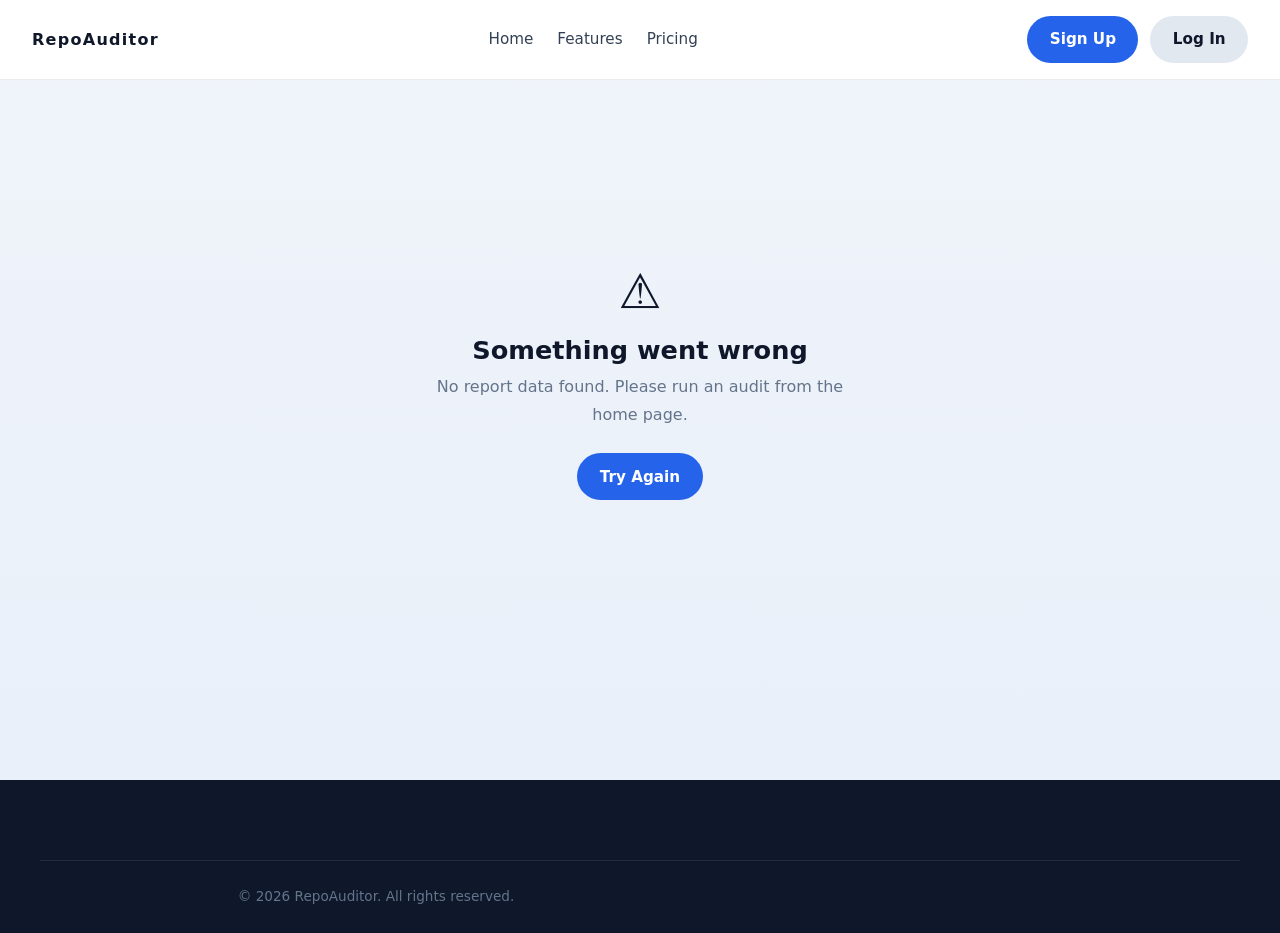
<file: report.html>
<!doctype html>
<html lang="en">
  <head>
    <meta charset="UTF-8" />
    <meta name="viewport" content="width=device-width, initial-scale=1.0" />
    <meta name="description" content="Your AI-powered repository audit report with risk scores, security findings, and actionable recommendations." />
    <meta name="referrer" content="strict-origin-when-cross-origin" />
    <meta http-equiv="X-Content-Type-Options" content="nosniff" />
    <title>Audit Report — RepoAuditor</title>
    <link rel="stylesheet" href="styles.css" />
  </head>
  <body class="report-page">

    <!-- ===== Top Bar ===== -->
    <header class="topbar">
      <a href="index.html" class="brand">RepoAuditor</a>
      <nav class="nav-links">
        <a href="index.html">Home</a>
        <a href="index.html#features">Features</a>
        <a href="index.html#pricing">Pricing</a>
      </nav>
      <div id="topbarAuth" class="topbar-auth">
        <a href="signup.html" class="button button-primary">Sign Up</a>
        <a href="login.html" class="button button-secondary">Log In</a>
      </div>
    </header>

    <main class="report-main">

      <!-- ===== Loading Overlay (shown while waiting) ===== -->
      <div id="reportLoading" class="report-loading" style="display:none;">
        <div class="loading-content">
          <div class="loading-spinner">
            <div class="spinner-ring"></div>
            <div class="spinner-ring"></div>
            <div class="spinner-ring"></div>
          </div>
          <h2>Analyzing Repository…</h2>
          <p class="loading-subtitle">Our multi-agent AI pipeline is scanning your codebase</p>
          <div class="loading-steps">
            <div class="loading-step active" id="step1">
              <span class="step-icon">🔍</span>
              <span>Crawling repository structure</span>
            </div>
            <div class="loading-step" id="step2">
              <span class="step-icon">🏗️</span>
              <span>Analyzing architecture</span>
            </div>
            <div class="loading-step" id="step3">
              <span class="step-icon">🔒</span>
              <span>Running security audit</span>
            </div>
            <div class="loading-step" id="step4">
              <span class="step-icon">⚡</span>
              <span>Evaluating performance</span>
            </div>
            <div class="loading-step" id="step5">
              <span class="step-icon">📦</span>
              <span>Checking dependencies</span>
            </div>
            <div class="loading-step" id="step6">
              <span class="step-icon">📋</span>
              <span>Generating final report</span>
            </div>
          </div>
        </div>
      </div>

      <!-- ===== Error State ===== -->
      <div id="reportError" class="report-error" style="display:none;">
        <div class="error-content">
          <div class="error-icon">⚠️</div>
          <h2>Something went wrong</h2>
          <p id="reportErrorMessage">We couldn't generate the report. Please try again.</p>
          <a href="index.html" class="button button-primary">Try Again</a>
        </div>
      </div>

      <!-- ===== Report Dashboard ===== -->
      <div id="reportDashboard" class="report-dashboard" style="display:none;">

        <!-- Report Header -->
        <div class="report-header">
          <div class="report-header-info">
            <p class="eyebrow">Repository Audit Report</p>
            <h1 id="reportRepoName">—</h1>
            <p class="report-meta-line">
              <span id="reportTimestamp"></span>
            </p>
          </div>
          <div class="report-header-actions">
            <a href="index.html" class="button button-outline">← New Audit</a>
          </div>
        </div>

        <!-- Risk Score Gauge -->
        <section class="report-score-section">
          <div class="score-gauge-card">
            <div class="gauge-container">
              <svg class="gauge-svg" viewBox="0 0 200 200">
                <circle class="gauge-bg" cx="100" cy="100" r="85" />
                <circle class="gauge-fill" id="gaugeFill" cx="100" cy="100" r="85" />
              </svg>
              <div class="gauge-value">
                <span class="gauge-number" id="gaugeNumber">0</span>
                <span class="gauge-label">Risk Score</span>
              </div>
            </div>
            <div class="gauge-severity" id="gaugeSeverity">
              <span class="severity-badge" id="severityBadge">—</span>
            </div>
          </div>

          <div class="score-summary-card">
            <h3>Final Recommendation</h3>
            <p id="finalRecommendation" class="recommendation-text">—</p>
          </div>
        </section>

        <!-- Action Cards -->
        <section class="report-actions-section">

          <!-- Critical Actions -->
          <div class="action-category">
            <div class="action-category-header critical">
              <span class="action-category-icon">🚨</span>
              <div>
                <h2>Critical Actions</h2>
                <p>High-priority issues that need immediate attention</p>
              </div>
              <span class="action-count" id="criticalCount">0</span>
            </div>
            <div class="action-list" id="criticalActionsList">
              <p class="no-actions">No critical actions found — great work!</p>
            </div>
          </div>

          <!-- Short-Term Actions -->
          <div class="action-category">
            <div class="action-category-header warning">
              <span class="action-category-icon">⚡</span>
              <div>
                <h2>Short-Term Actions</h2>
                <p>Improvements to prioritize in the next sprint cycle</p>
              </div>
              <span class="action-count" id="shortTermCount">0</span>
            </div>
            <div class="action-list" id="shortTermActionsList">
              <p class="no-actions">No short-term actions identified.</p>
            </div>
          </div>

          <!-- Long-Term Actions -->
          <div class="action-category">
            <div class="action-category-header info">
              <span class="action-category-icon">🗺️</span>
              <div>
                <h2>Long-Term Actions</h2>
                <p>Strategic improvements for your engineering roadmap</p>
              </div>
              <span class="action-count" id="longTermCount">0</span>
            </div>
            <div class="action-list" id="longTermActionsList">
              <p class="no-actions">No long-term actions identified.</p>
            </div>
          </div>

        </section>

        <!-- Footer Actions -->
        <div class="report-footer-actions">
          <a href="index.html" class="button button-primary">Run Another Audit</a>
          <button class="button button-outline" id="printReportBtn">🖨️ Print Report</button>
        </div>

      </div>

    </main>

    <!-- ===== Footer ===== -->
    <footer class="site-footer">
      <div class="footer-bottom">
        <p>© 2026 RepoAuditor. All rights reserved.</p>
      </div>
    </footer>

    <!-- ===== Scripts ===== -->
    <script src="js/config.js"></script>
    <script src="js/auth.js"></script>
    <script src="js/ui.js"></script>
    <script src="js/report.js"></script>

  </body>
</html>
</file>
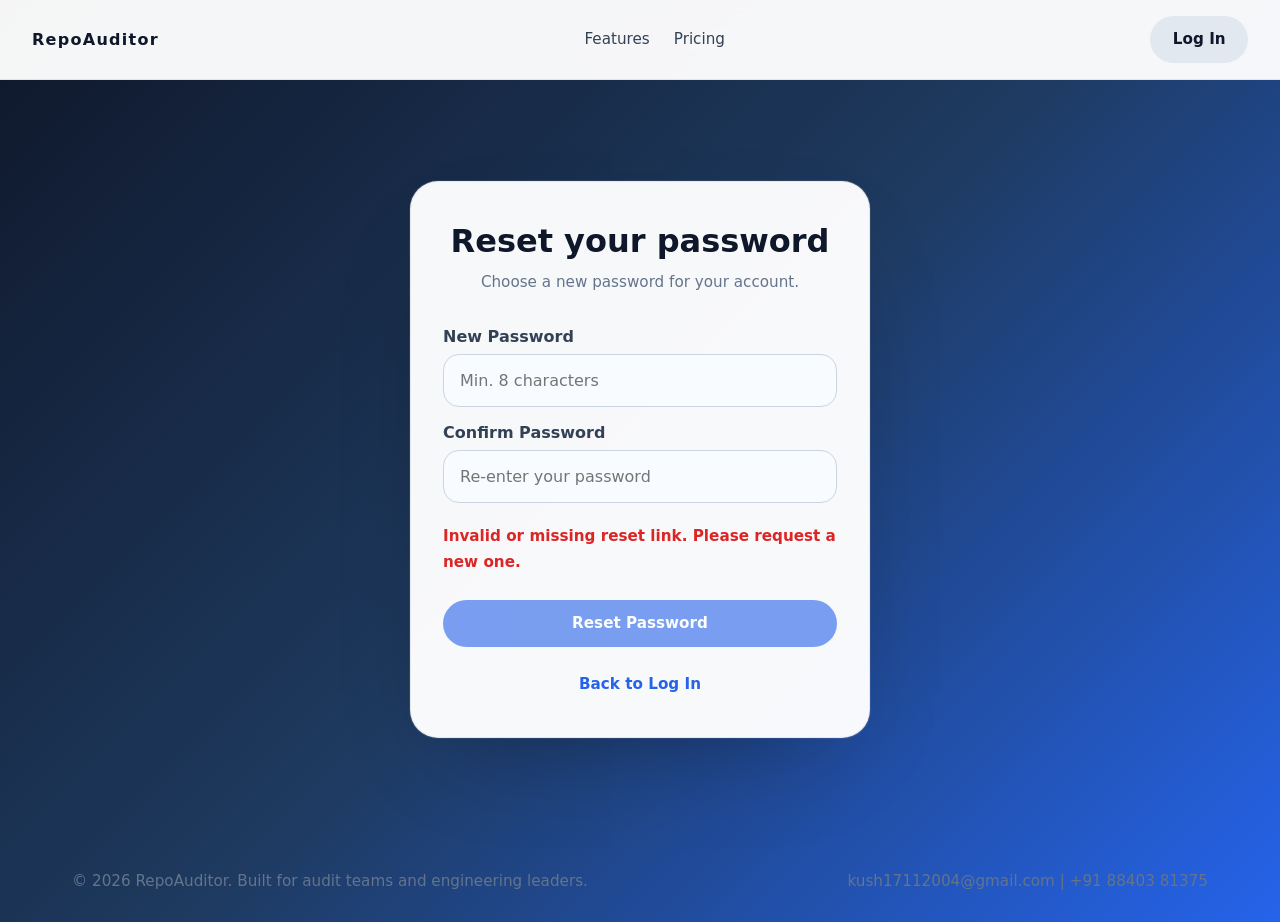
<file: reset-password.html>
<!doctype html>
<html lang="en">
  <head>
    <meta charset="UTF-8" />
    <meta name="viewport" content="width=device-width, initial-scale=1.0" />
    <meta name="description" content="Set a new password for your RepoAuditor account." />
    <meta name="referrer" content="strict-origin-when-cross-origin" />
    <meta http-equiv="X-Content-Type-Options" content="nosniff" />
    <title>Reset Password — RepoAuditor</title>
    <link rel="stylesheet" href="styles.css" />
  </head>
  <body class="auth-page">

    <!-- ===== Top Bar ===== -->
    <header class="topbar">
      <a href="index.html" class="brand">RepoAuditor</a>
      <nav class="nav-links">
        <a href="index.html#features">Features</a>
        <a href="index.html#pricing">Pricing</a>
      </nav>
      <a href="login.html" class="button button-secondary">Log In</a>
    </header>

    <!-- ===== Reset Password Card ===== -->
    <main class="auth-main">
      <div class="auth-card">
        <div class="auth-card-header">
          <h1>Reset your password</h1>
          <p>Choose a new password for your account.</p>
        </div>

        <form id="resetForm" class="auth-form" novalidate>
          <div class="field-group">
            <label for="resetPassword">New Password</label>
            <input type="password" id="resetPassword" placeholder="Min. 8 characters" required minlength="8" autocomplete="new-password" />
          </div>

          <div class="field-group">
            <label for="resetConfirm">Confirm Password</label>
            <input type="password" id="resetConfirm" placeholder="Re-enter your password" required minlength="8" autocomplete="new-password" />
          </div>

          <p id="resetMessage" class="form-message"></p>

          <button type="submit" id="resetSubmit" class="button button-primary">Reset Password</button>
        </form>

        <p class="auth-footer-link">
          <a href="login.html">Back to Log In</a>
        </p>
      </div>
    </main>

    <!-- ===== Footer ===== -->
    <footer class="footer">
      <div>© 2026 RepoAuditor. Built for audit teams and engineering leaders.</div>
      <div><a href="mailto:kush17112004@gmail.com">kush17112004@gmail.com</a> | <a href="tel:+918840381375">+91 88403 81375</a></div>
    </footer>

    <!-- Scripts -->
    <script src="js/config.js"></script>
    <script src="js/auth.js"></script>
    <script>
      (function () {
        'use strict';

        var form = document.getElementById('resetForm');
        var msg = document.getElementById('resetMessage');
        var submitBtn = document.getElementById('resetSubmit');

        // Extract token from URL query string
        var params = new URLSearchParams(window.location.search);
        var token = params.get('token');

        if (!token) {
          msg.textContent = 'Invalid or missing reset link. Please request a new one.';
          msg.className = 'form-message form-message-error';
          submitBtn.disabled = true;
        }

        form.addEventListener('submit', async function (e) {
          e.preventDefault();

          var password = document.getElementById('resetPassword').value;
          var confirm = document.getElementById('resetConfirm').value;

          msg.textContent = '';
          msg.className = 'form-message';

          if (password.length < 8) {
            showError('Password must be at least 8 characters.');
            return;
          }
          if (password !== confirm) {
            showError('Passwords do not match.');
            return;
          }

          submitBtn.disabled = true;
          submitBtn.textContent = 'Resetting…';

          var result = await window.AppAuth.resetPassword(token, password);

          if (result.success) {
            msg.textContent = result.message + ' Redirecting to login…';
            msg.className = 'form-message form-message-success';
            setTimeout(function () {
              window.location.href = 'login.html';
            }, 1500);
          } else {
            showError(result.message);
            submitBtn.disabled = false;
            submitBtn.textContent = 'Reset Password';
          }
        });

        function showError(text) {
          msg.textContent = text;
          msg.className = 'form-message form-message-error';
        }
      })();
    </script>

  </body>
</html>
</file>
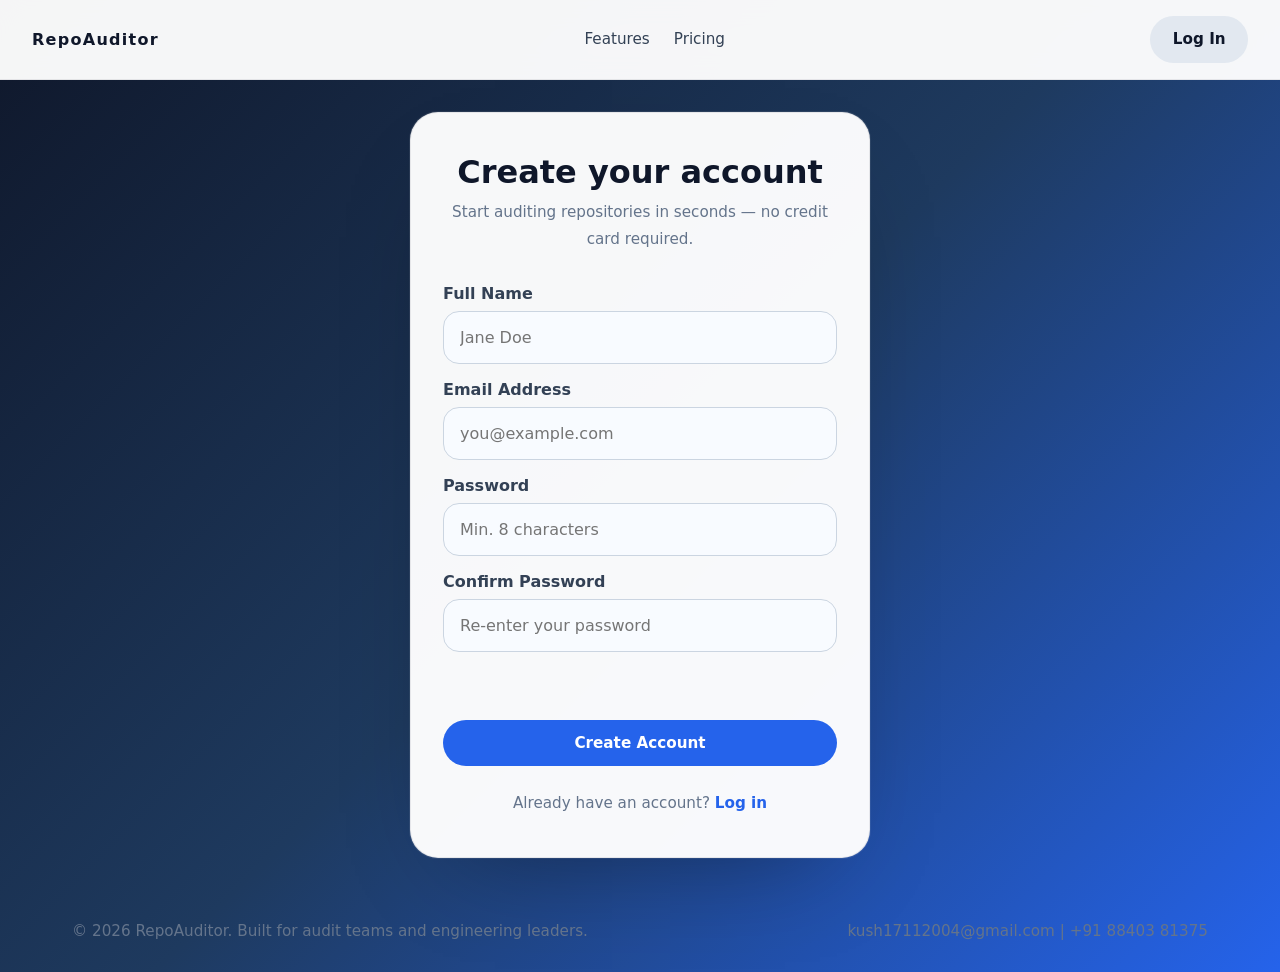
<file: signup.html>
<!doctype html>
<html lang="en">
  <head>
    <meta charset="UTF-8" />
    <meta name="viewport" content="width=device-width, initial-scale=1.0" />
    <meta name="description" content="Create your RepoAuditor account to start running AI-powered repository audits." />
    <meta name="referrer" content="strict-origin-when-cross-origin" />
    <meta http-equiv="X-Content-Type-Options" content="nosniff" />
    <title>Sign Up — RepoAuditor</title>
    <link rel="stylesheet" href="styles.css" />
  </head>
  <body class="auth-page">

    <!-- ===== Top Bar ===== -->
    <header class="topbar">
      <a href="index.html" class="brand">RepoAuditor</a>
      <nav class="nav-links">
        <a href="index.html#features">Features</a>
        <a href="index.html#pricing">Pricing</a>
      </nav>
      <a href="login.html" class="button button-secondary">Log In</a>
    </header>

    <!-- ===== Signup Card ===== -->
    <main class="auth-main">
      <div class="auth-card">
        <div class="auth-card-header">
          <h1>Create your account</h1>
          <p>Start auditing repositories in seconds — no credit card required.</p>
        </div>

        <form id="signupForm" class="auth-form" novalidate>
          <div class="field-group">
            <label for="signupName">Full Name</label>
            <input type="text" id="signupName" placeholder="Jane Doe" required autocomplete="name" />
          </div>

          <div class="field-group">
            <label for="signupEmail">Email Address</label>
            <input type="email" id="signupEmail" placeholder="you@example.com" required autocomplete="email" />
          </div>

          <div class="field-group">
            <label for="signupPassword">Password</label>
            <input type="password" id="signupPassword" placeholder="Min. 8 characters" required minlength="8" autocomplete="new-password" />
          </div>

          <div class="field-group">
            <label for="signupConfirm">Confirm Password</label>
            <input type="password" id="signupConfirm" placeholder="Re-enter your password" required minlength="8" autocomplete="new-password" />
          </div>

          <p id="signupMessage" class="form-message"></p>

          <button type="submit" id="signupSubmit" class="button button-primary">Create Account</button>
        </form>

        <p class="auth-footer-link">
          Already have an account? <a href="login.html">Log in</a>
        </p>
      </div>
    </main>

    <!-- ===== Footer ===== -->
    <footer class="footer">
      <div>© 2026 RepoAuditor. Built for audit teams and engineering leaders.</div>
      <div><a href="mailto:kush17112004@gmail.com">kush17112004@gmail.com</a> | <a href="tel:+918840381375">+91 88403 81375</a></div>
    </footer>

    <!-- Scripts -->
    <script src="js/config.js"></script>
    <script src="js/auth.js"></script>
    <script>
      (function () {
        'use strict';

        // If already logged in, redirect to home
        if (window.AppAuth.isLoggedIn()) {
          window.location.href = 'index.html';
          return;
        }

        var form = document.getElementById('signupForm');
        var msg = document.getElementById('signupMessage');
        var submitBtn = document.getElementById('signupSubmit');

        form.addEventListener('submit', async function (e) {
          e.preventDefault();

          var name = document.getElementById('signupName').value.trim();
          var email = document.getElementById('signupEmail').value.trim();
          var password = document.getElementById('signupPassword').value;
          var confirm = document.getElementById('signupConfirm').value;

          // Reset message
          msg.textContent = '';
          msg.className = 'form-message';

          // Validation
          if (!name) {
            showError('Please enter your full name.');
            return;
          }
          if (!email || !/^[^\s@]+@[^\s@]+\.[^\s@]+$/.test(email)) {
            showError('Please enter a valid email address.');
            return;
          }
          if (password.length < 8) {
            showError('Password must be at least 8 characters.');
            return;
          }
          if (password !== confirm) {
            showError('Passwords do not match.');
            return;
          }

          // Disable button
          submitBtn.disabled = true;
          submitBtn.textContent = 'Creating account…';

          var result = await window.AppAuth.register(name, email, password);

          if (result.success) {
            msg.textContent = result.message + ' Redirecting…';
            msg.className = 'form-message form-message-success';
            setTimeout(function () {
              window.location.href = 'index.html';
            }, 800);
          } else {
            showError(result.message);
            submitBtn.disabled = false;
            submitBtn.textContent = 'Create Account';
          }
        });

        function showError(text) {
          msg.textContent = text;
          msg.className = 'form-message form-message-error';
        }
      })();
    </script>

  </body>
</html>
</file>
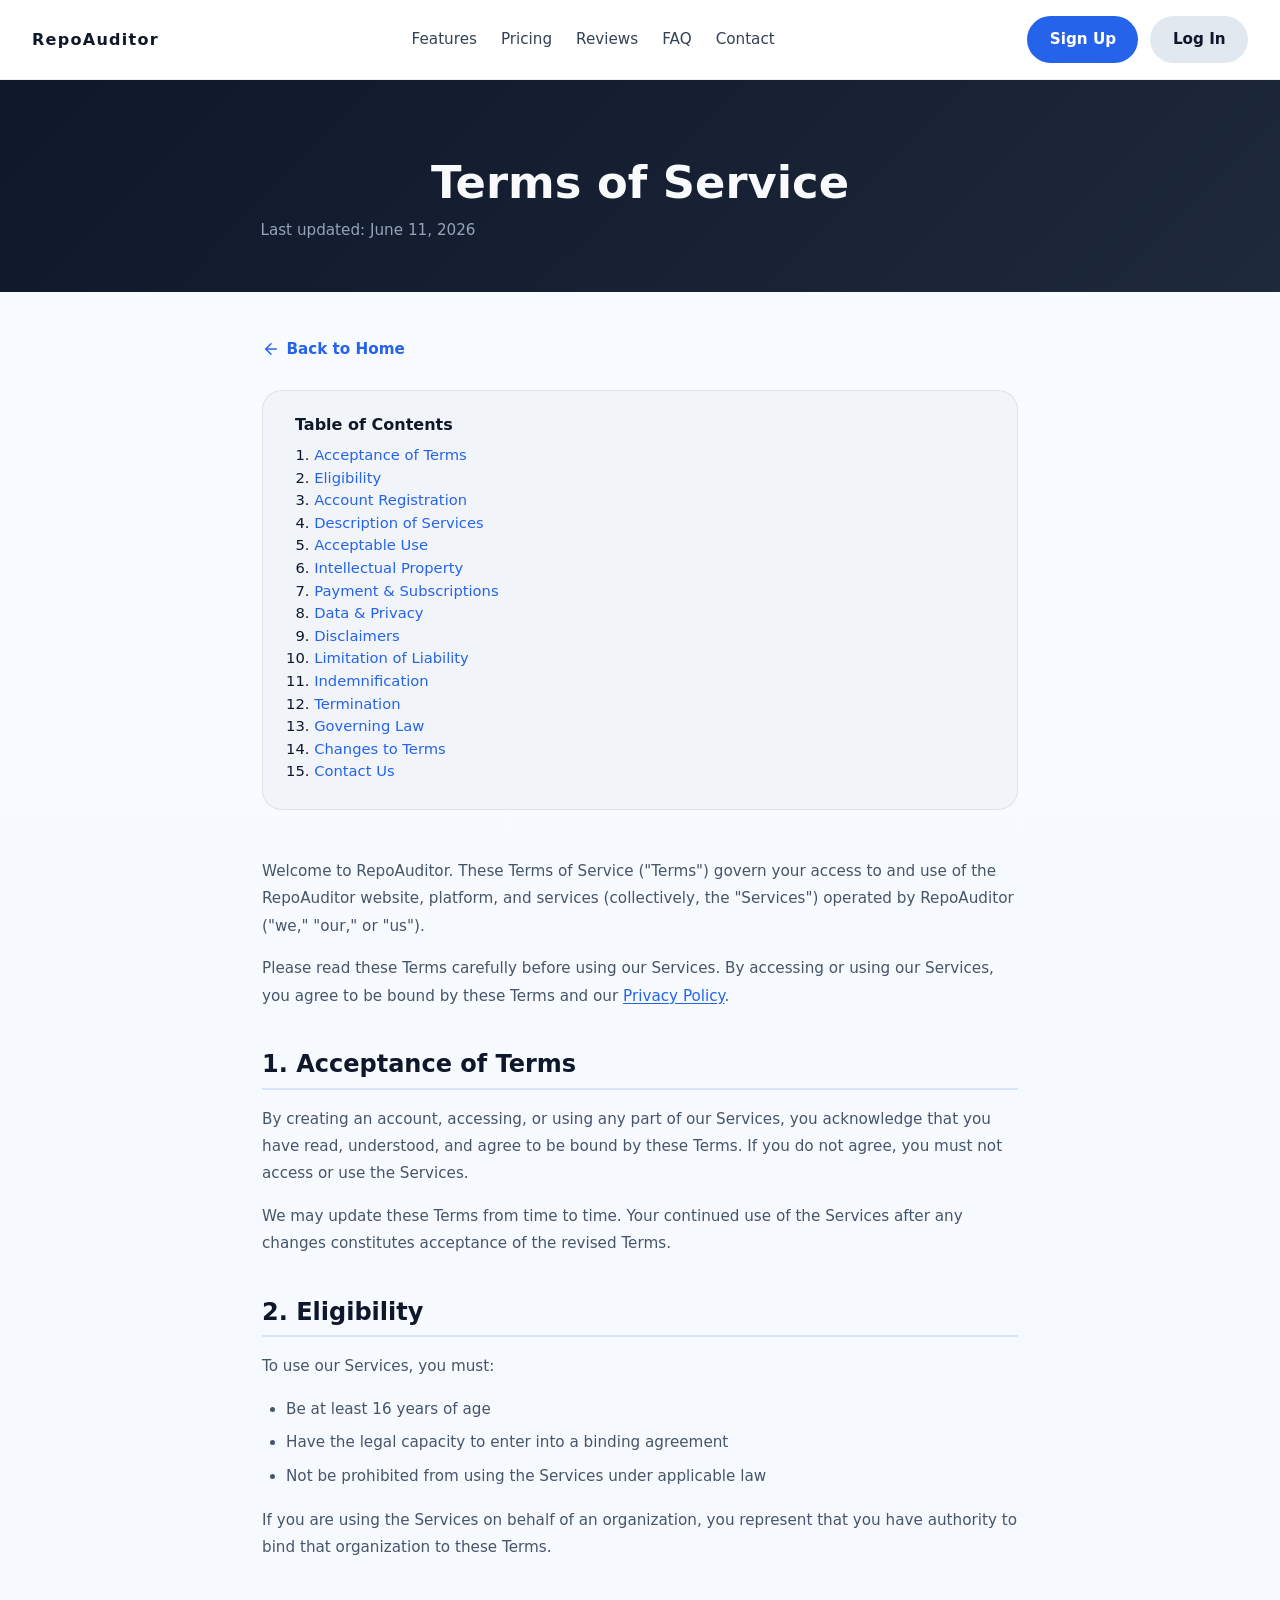
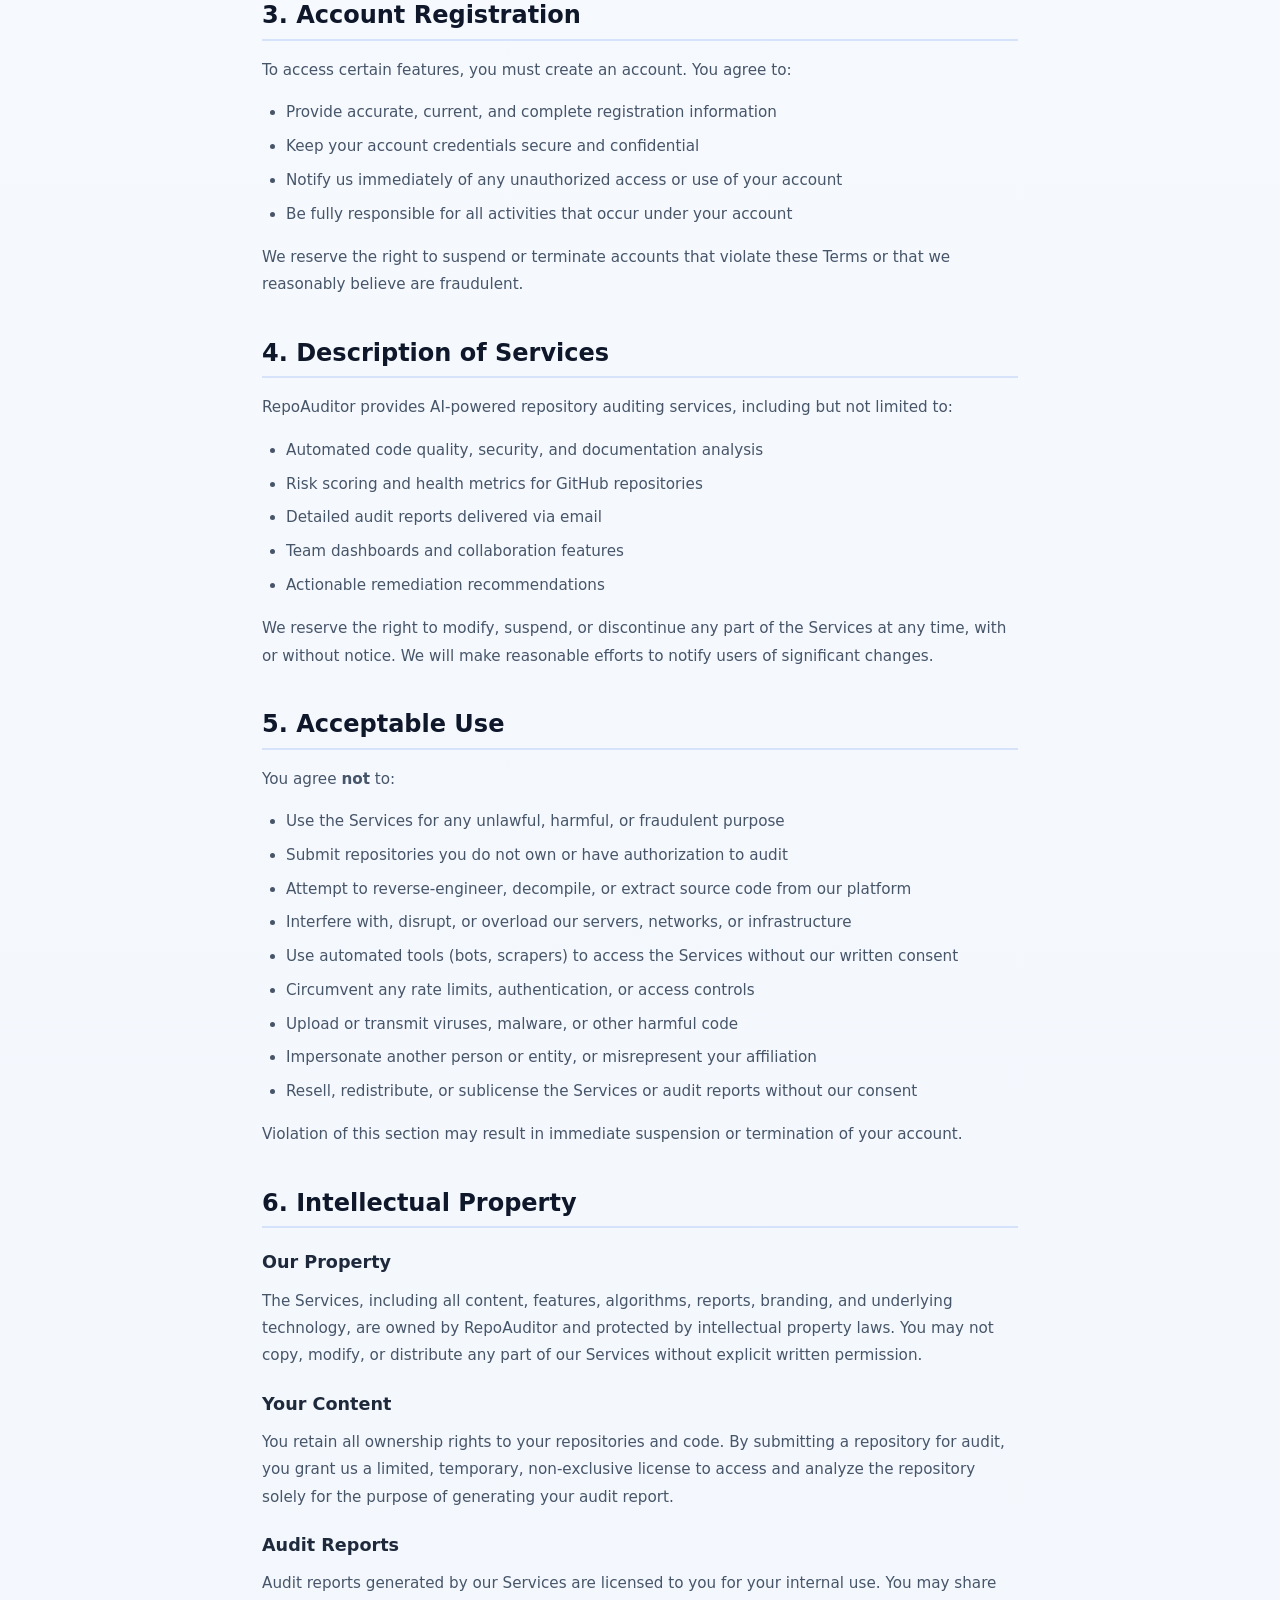
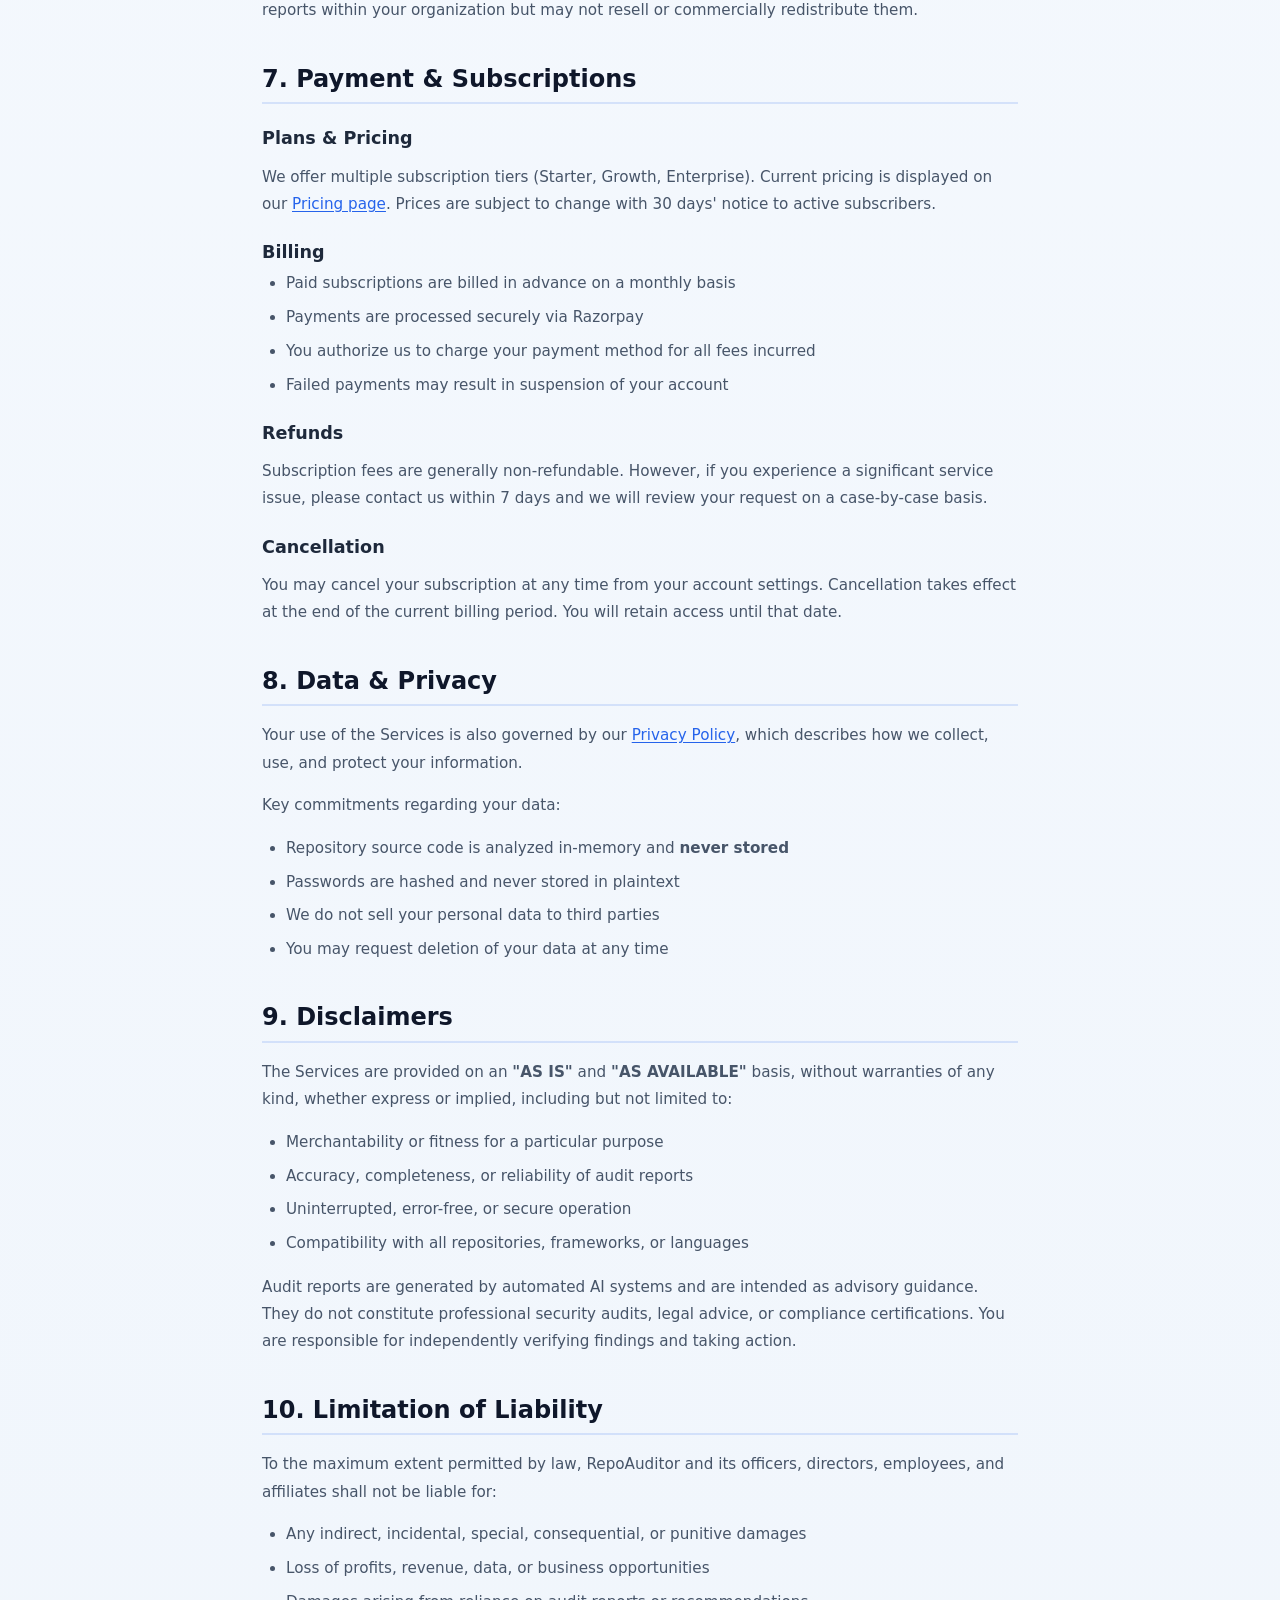
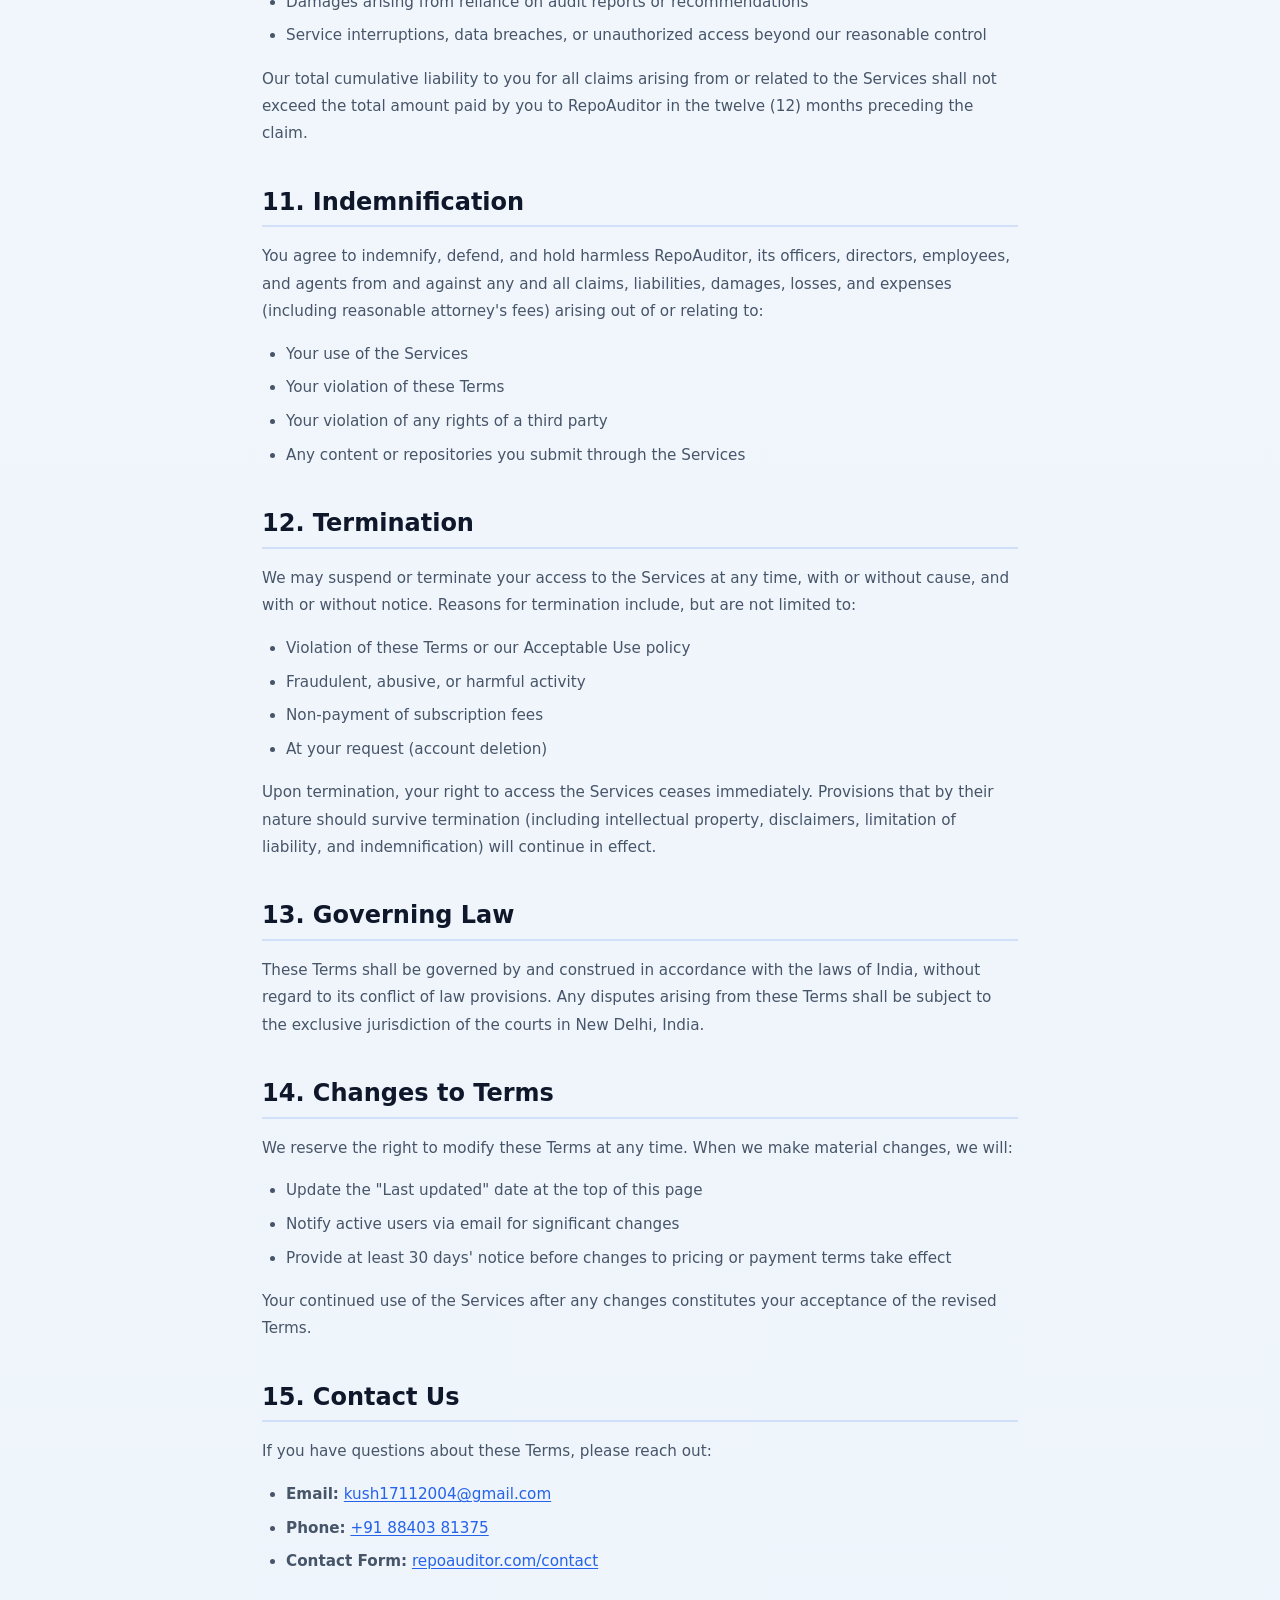
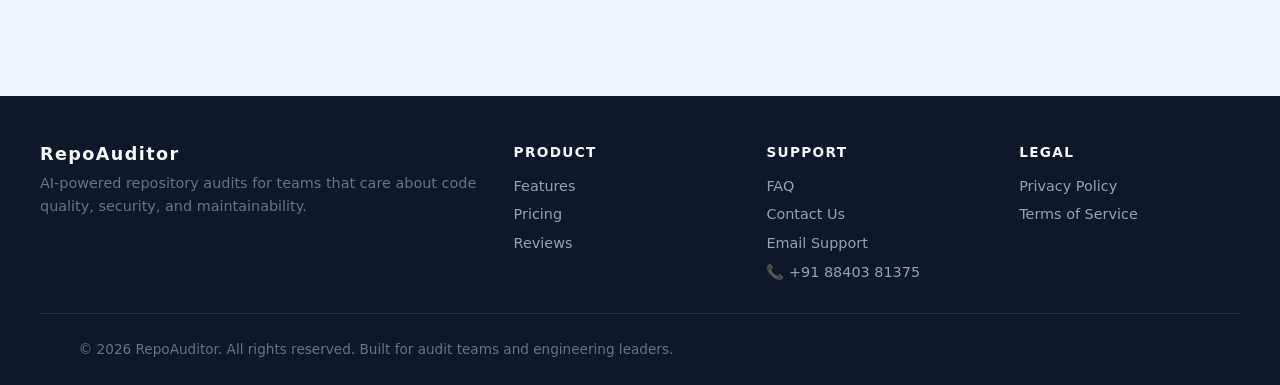
<file: terms-of-service.html>
<!doctype html>
<html lang="en">
  <head>
    <meta charset="UTF-8" />
    <meta name="viewport" content="width=device-width, initial-scale=1.0" />
    <meta name="description" content="RepoAuditor Terms of Service — Rules and conditions for using our AI-powered repository audit platform." />
    <title>Terms of Service — RepoAuditor</title>
    <link rel="stylesheet" href="styles.css" />
    <style>
      /* ===== Legal Page Styles ===== */
      .legal-hero {
        background: linear-gradient(135deg, #0f172a 0%, #1e293b 100%);
        padding: 5rem 2rem 3rem;
        text-align: center;
      }

      .legal-hero h1 {
        color: #f8fafc;
        font-size: clamp(2rem, 3.5vw, 3rem);
        margin: 0 0 0.75rem;
      }

      .legal-hero .legal-updated {
        color: #94a3b8;
        font-size: 0.95rem;
        margin: 0;
      }

      .legal-content {
        max-width: 820px;
        margin: 0 auto;
        padding: 3rem 2rem 5rem;
      }

      .legal-section {
        margin-bottom: 2.5rem;
      }

      .legal-section h2 {
        font-size: 1.5rem;
        color: #0f172a;
        margin: 0 0 1rem;
        padding-bottom: 0.6rem;
        border-bottom: 2px solid rgba(37, 99, 235, 0.15);
      }

      .legal-section h3 {
        font-size: 1.1rem;
        color: #1e293b;
        margin: 1.5rem 0 0.5rem;
      }

      .legal-section p,
      .legal-section li {
        font-size: 0.95rem;
        line-height: 1.8;
        color: #475569;
        max-width: none;
      }

      .legal-section ul,
      .legal-section ol {
        padding-left: 1.5rem;
        margin: 0.5rem 0 1rem;
      }

      .legal-section li {
        margin-bottom: 0.4rem;
      }

      .legal-section a {
        color: #2563eb;
        text-decoration: underline;
        text-underline-offset: 2px;
      }

      .legal-section a:hover {
        color: #1d4ed8;
      }

      .legal-toc {
        background: #f1f5f9;
        border: 1px solid rgba(15, 23, 42, 0.08);
        border-radius: 20px;
        padding: 1.5rem 2rem;
        margin-bottom: 3rem;
      }

      .legal-toc h3 {
        margin: 0 0 0.75rem;
        font-size: 1rem;
        color: #0f172a;
      }

      .legal-toc ol {
        padding-left: 1.2rem;
        margin: 0;
      }

      .legal-toc li {
        margin-bottom: 0.35rem;
        font-size: 0.92rem;
      }

      .legal-toc a {
        color: #2563eb;
        text-decoration: none;
      }

      .legal-toc a:hover {
        text-decoration: underline;
      }

      .legal-back-link {
        display: inline-flex;
        align-items: center;
        gap: 0.4rem;
        color: #2563eb;
        font-weight: 600;
        font-size: 0.95rem;
        margin-bottom: 2rem;
        text-decoration: none;
        transition: color 0.2s;
      }

      .legal-back-link:hover {
        color: #1d4ed8;
      }

      .legal-back-link svg {
        width: 18px;
        height: 18px;
      }
    </style>
  </head>
  <body>

    <!-- ===== Top Bar ===== -->
    <header class="topbar">
      <a href="index.html" class="brand">RepoAuditor</a>
      <button class="hamburger" id="hamburgerBtn" aria-label="Toggle navigation">
        <span></span><span></span><span></span>
      </button>
      <nav class="nav-links">
        <a href="index.html#features">Features</a>
        <a href="index.html#pricing">Pricing</a>
        <a href="index.html#reviews">Reviews</a>
        <a href="index.html#faq">FAQ</a>
        <a href="index.html#contact">Contact</a>
      </nav>
      <div id="topbarAuth" class="topbar-auth">
        <a href="signup.html" class="button button-primary">Sign Up</a>
        <a href="login.html" class="button button-secondary">Log In</a>
      </div>
    </header>

    <!-- ===== Hero Banner ===== -->
    <section class="legal-hero">
      <h1>Terms of Service</h1>
      <p class="legal-updated">Last updated: June 11, 2026</p>
    </section>

    <!-- ===== Content ===== -->
    <div class="legal-content">

      <a href="index.html" class="legal-back-link">
        <svg viewBox="0 0 24 24" fill="none" stroke="currentColor" stroke-width="2" stroke-linecap="round" stroke-linejoin="round"><path d="M19 12H5"/><path d="M12 19l-7-7 7-7"/></svg>
        Back to Home
      </a>

      <!-- Table of Contents -->
      <div class="legal-toc">
        <h3>Table of Contents</h3>
        <ol>
          <li><a href="#acceptance">Acceptance of Terms</a></li>
          <li><a href="#eligibility">Eligibility</a></li>
          <li><a href="#account">Account Registration</a></li>
          <li><a href="#services">Description of Services</a></li>
          <li><a href="#usage">Acceptable Use</a></li>
          <li><a href="#ip">Intellectual Property</a></li>
          <li><a href="#payment">Payment &amp; Subscriptions</a></li>
          <li><a href="#data">Data &amp; Privacy</a></li>
          <li><a href="#disclaimers">Disclaimers</a></li>
          <li><a href="#liability">Limitation of Liability</a></li>
          <li><a href="#indemnification">Indemnification</a></li>
          <li><a href="#termination">Termination</a></li>
          <li><a href="#governing-law">Governing Law</a></li>
          <li><a href="#changes">Changes to Terms</a></li>
          <li><a href="#contact-us">Contact Us</a></li>
        </ol>
      </div>

      <div class="legal-section">
        <p>
          Welcome to RepoAuditor. These Terms of Service ("Terms") govern your access to and use of the RepoAuditor website, platform, and services (collectively, the "Services") operated by RepoAuditor ("we," "our," or "us").
        </p>
        <p>
          Please read these Terms carefully before using our Services. By accessing or using our Services, you agree to be bound by these Terms and our <a href="privacy-policy.html">Privacy Policy</a>.
        </p>
      </div>

      <!-- 1. Acceptance of Terms -->
      <div class="legal-section" id="acceptance">
        <h2>1. Acceptance of Terms</h2>
        <p>
          By creating an account, accessing, or using any part of our Services, you acknowledge that you have read, understood, and agree to be bound by these Terms. If you do not agree, you must not access or use the Services.
        </p>
        <p>
          We may update these Terms from time to time. Your continued use of the Services after any changes constitutes acceptance of the revised Terms.
        </p>
      </div>

      <!-- 2. Eligibility -->
      <div class="legal-section" id="eligibility">
        <h2>2. Eligibility</h2>
        <p>To use our Services, you must:</p>
        <ul>
          <li>Be at least 16 years of age</li>
          <li>Have the legal capacity to enter into a binding agreement</li>
          <li>Not be prohibited from using the Services under applicable law</li>
        </ul>
        <p>
          If you are using the Services on behalf of an organization, you represent that you have authority to bind that organization to these Terms.
        </p>
      </div>

      <!-- 3. Account Registration -->
      <div class="legal-section" id="account">
        <h2>3. Account Registration</h2>
        <p>To access certain features, you must create an account. You agree to:</p>
        <ul>
          <li>Provide accurate, current, and complete registration information</li>
          <li>Keep your account credentials secure and confidential</li>
          <li>Notify us immediately of any unauthorized access or use of your account</li>
          <li>Be fully responsible for all activities that occur under your account</li>
        </ul>
        <p>
          We reserve the right to suspend or terminate accounts that violate these Terms or that we reasonably believe are fraudulent.
        </p>
      </div>

      <!-- 4. Description of Services -->
      <div class="legal-section" id="services">
        <h2>4. Description of Services</h2>
        <p>RepoAuditor provides AI-powered repository auditing services, including but not limited to:</p>
        <ul>
          <li>Automated code quality, security, and documentation analysis</li>
          <li>Risk scoring and health metrics for GitHub repositories</li>
          <li>Detailed audit reports delivered via email</li>
          <li>Team dashboards and collaboration features</li>
          <li>Actionable remediation recommendations</li>
        </ul>
        <p>
          We reserve the right to modify, suspend, or discontinue any part of the Services at any time, with or without notice. We will make reasonable efforts to notify users of significant changes.
        </p>
      </div>

      <!-- 5. Acceptable Use -->
      <div class="legal-section" id="usage">
        <h2>5. Acceptable Use</h2>
        <p>You agree <strong>not</strong> to:</p>
        <ul>
          <li>Use the Services for any unlawful, harmful, or fraudulent purpose</li>
          <li>Submit repositories you do not own or have authorization to audit</li>
          <li>Attempt to reverse-engineer, decompile, or extract source code from our platform</li>
          <li>Interfere with, disrupt, or overload our servers, networks, or infrastructure</li>
          <li>Use automated tools (bots, scrapers) to access the Services without our written consent</li>
          <li>Circumvent any rate limits, authentication, or access controls</li>
          <li>Upload or transmit viruses, malware, or other harmful code</li>
          <li>Impersonate another person or entity, or misrepresent your affiliation</li>
          <li>Resell, redistribute, or sublicense the Services or audit reports without our consent</li>
        </ul>
        <p>
          Violation of this section may result in immediate suspension or termination of your account.
        </p>
      </div>

      <!-- 6. Intellectual Property -->
      <div class="legal-section" id="ip">
        <h2>6. Intellectual Property</h2>

        <h3>Our Property</h3>
        <p>
          The Services, including all content, features, algorithms, reports, branding, and underlying technology, are owned by RepoAuditor and protected by intellectual property laws. You may not copy, modify, or distribute any part of our Services without explicit written permission.
        </p>

        <h3>Your Content</h3>
        <p>
          You retain all ownership rights to your repositories and code. By submitting a repository for audit, you grant us a limited, temporary, non-exclusive license to access and analyze the repository solely for the purpose of generating your audit report.
        </p>

        <h3>Audit Reports</h3>
        <p>
          Audit reports generated by our Services are licensed to you for your internal use. You may share reports within your organization but may not resell or commercially redistribute them.
        </p>
      </div>

      <!-- 7. Payment & Subscriptions -->
      <div class="legal-section" id="payment">
        <h2>7. Payment &amp; Subscriptions</h2>

        <h3>Plans &amp; Pricing</h3>
        <p>
          We offer multiple subscription tiers (Starter, Growth, Enterprise). Current pricing is displayed on our <a href="index.html#pricing">Pricing page</a>. Prices are subject to change with 30 days' notice to active subscribers.
        </p>

        <h3>Billing</h3>
        <ul>
          <li>Paid subscriptions are billed in advance on a monthly basis</li>
          <li>Payments are processed securely via Razorpay</li>
          <li>You authorize us to charge your payment method for all fees incurred</li>
          <li>Failed payments may result in suspension of your account</li>
        </ul>

        <h3>Refunds</h3>
        <p>
          Subscription fees are generally non-refundable. However, if you experience a significant service issue, please contact us within 7 days and we will review your request on a case-by-case basis.
        </p>

        <h3>Cancellation</h3>
        <p>
          You may cancel your subscription at any time from your account settings. Cancellation takes effect at the end of the current billing period. You will retain access until that date.
        </p>
      </div>

      <!-- 8. Data & Privacy -->
      <div class="legal-section" id="data">
        <h2>8. Data &amp; Privacy</h2>
        <p>
          Your use of the Services is also governed by our <a href="privacy-policy.html">Privacy Policy</a>, which describes how we collect, use, and protect your information.
        </p>
        <p>Key commitments regarding your data:</p>
        <ul>
          <li>Repository source code is analyzed in-memory and <strong>never stored</strong></li>
          <li>Passwords are hashed and never stored in plaintext</li>
          <li>We do not sell your personal data to third parties</li>
          <li>You may request deletion of your data at any time</li>
        </ul>
      </div>

      <!-- 9. Disclaimers -->
      <div class="legal-section" id="disclaimers">
        <h2>9. Disclaimers</h2>
        <p>
          The Services are provided on an <strong>"AS IS"</strong> and <strong>"AS AVAILABLE"</strong> basis, without warranties of any kind, whether express or implied, including but not limited to:
        </p>
        <ul>
          <li>Merchantability or fitness for a particular purpose</li>
          <li>Accuracy, completeness, or reliability of audit reports</li>
          <li>Uninterrupted, error-free, or secure operation</li>
          <li>Compatibility with all repositories, frameworks, or languages</li>
        </ul>
        <p>
          Audit reports are generated by automated AI systems and are intended as advisory guidance. They do not constitute professional security audits, legal advice, or compliance certifications. You are responsible for independently verifying findings and taking action.
        </p>
      </div>

      <!-- 10. Limitation of Liability -->
      <div class="legal-section" id="liability">
        <h2>10. Limitation of Liability</h2>
        <p>
          To the maximum extent permitted by law, RepoAuditor and its officers, directors, employees, and affiliates shall not be liable for:
        </p>
        <ul>
          <li>Any indirect, incidental, special, consequential, or punitive damages</li>
          <li>Loss of profits, revenue, data, or business opportunities</li>
          <li>Damages arising from reliance on audit reports or recommendations</li>
          <li>Service interruptions, data breaches, or unauthorized access beyond our reasonable control</li>
        </ul>
        <p>
          Our total cumulative liability to you for all claims arising from or related to the Services shall not exceed the total amount paid by you to RepoAuditor in the twelve (12) months preceding the claim.
        </p>
      </div>

      <!-- 11. Indemnification -->
      <div class="legal-section" id="indemnification">
        <h2>11. Indemnification</h2>
        <p>
          You agree to indemnify, defend, and hold harmless RepoAuditor, its officers, directors, employees, and agents from and against any and all claims, liabilities, damages, losses, and expenses (including reasonable attorney's fees) arising out of or relating to:
        </p>
        <ul>
          <li>Your use of the Services</li>
          <li>Your violation of these Terms</li>
          <li>Your violation of any rights of a third party</li>
          <li>Any content or repositories you submit through the Services</li>
        </ul>
      </div>

      <!-- 12. Termination -->
      <div class="legal-section" id="termination">
        <h2>12. Termination</h2>
        <p>
          We may suspend or terminate your access to the Services at any time, with or without cause, and with or without notice. Reasons for termination include, but are not limited to:
        </p>
        <ul>
          <li>Violation of these Terms or our Acceptable Use policy</li>
          <li>Fraudulent, abusive, or harmful activity</li>
          <li>Non-payment of subscription fees</li>
          <li>At your request (account deletion)</li>
        </ul>
        <p>
          Upon termination, your right to access the Services ceases immediately. Provisions that by their nature should survive termination (including intellectual property, disclaimers, limitation of liability, and indemnification) will continue in effect.
        </p>
      </div>

      <!-- 13. Governing Law -->
      <div class="legal-section" id="governing-law">
        <h2>13. Governing Law</h2>
        <p>
          These Terms shall be governed by and construed in accordance with the laws of India, without regard to its conflict of law provisions. Any disputes arising from these Terms shall be subject to the exclusive jurisdiction of the courts in New Delhi, India.
        </p>
      </div>

      <!-- 14. Changes to Terms -->
      <div class="legal-section" id="changes">
        <h2>14. Changes to Terms</h2>
        <p>
          We reserve the right to modify these Terms at any time. When we make material changes, we will:
        </p>
        <ul>
          <li>Update the "Last updated" date at the top of this page</li>
          <li>Notify active users via email for significant changes</li>
          <li>Provide at least 30 days' notice before changes to pricing or payment terms take effect</li>
        </ul>
        <p>
          Your continued use of the Services after any changes constitutes your acceptance of the revised Terms.
        </p>
      </div>

      <!-- 15. Contact Us -->
      <div class="legal-section" id="contact-us">
        <h2>15. Contact Us</h2>
        <p>If you have questions about these Terms, please reach out:</p>
        <ul>
          <li><strong>Email:</strong> <a href="mailto:kush17112004@gmail.com">kush17112004@gmail.com</a></li>
          <li><strong>Phone:</strong> <a href="tel:+918840381375">+91 88403 81375</a></li>
          <li><strong>Contact Form:</strong> <a href="index.html#contact">repoauditor.com/contact</a></li>
        </ul>
      </div>

    </div>

    <!-- ===== Footer ===== -->
    <footer class="site-footer">
      <div class="footer-grid">
        <div class="footer-col footer-brand-col">
          <div class="footer-brand">RepoAuditor</div>
          <p>AI-powered repository audits for teams that care about code quality, security, and maintainability.</p>
        </div>
        <div class="footer-col">
          <h4>Product</h4>
          <ul>
            <li><a href="index.html#features">Features</a></li>
            <li><a href="index.html#pricing">Pricing</a></li>
            <li><a href="index.html#reviews">Reviews</a></li>
          </ul>
        </div>
        <div class="footer-col">
          <h4>Support</h4>
          <ul>
            <li><a href="index.html#faq">FAQ</a></li>
            <li><a href="index.html#contact">Contact Us</a></li>
            <li><a href="mailto:kush17112004@gmail.com">Email Support</a></li>
            <li><a href="tel:+918840381375">📞 +91 88403 81375</a></li>
          </ul>
        </div>
        <div class="footer-col">
          <h4>Legal</h4>
          <ul>
            <li><a href="privacy-policy.html">Privacy Policy</a></li>
            <li><a href="terms-of-service.html">Terms of Service</a></li>
          </ul>
        </div>
      </div>
      <div class="footer-bottom">
        <p>&copy; 2026 RepoAuditor. All rights reserved. Built for audit teams and engineering leaders.</p>
      </div>
    </footer>

    <script src="js/config.js"></script>
    <script src="js/auth.js"></script>
  </body>
</html>
</file>
<file: styles.css>
/* ========================================
   Reset & Base
   ======================================== */
*,
*::before,
*::after {
  box-sizing: border-box;
}

:root {
  color-scheme: light;
  font-family: Inter, system-ui, -apple-system, BlinkMacSystemFont, "Segoe UI", sans-serif;
  background: #f4f8fb;
  color: #0f172a;
}

html {
  scroll-behavior: smooth;
  scroll-padding-top: 5rem;
}

body {
  margin: 0;
  min-height: 100vh;
  background: linear-gradient(180deg, #f8fbff 0%, #eef4fb 100%);
}

a {
  color: inherit;
  text-decoration: none;
}

button,
input,
select,
textarea {
  font: inherit;
}

/* ========================================
   Top Bar / Navigation
   ======================================== */
.topbar {
  position: sticky;
  top: 0;
  z-index: 10;
  display: flex;
  align-items: center;
  justify-content: space-between;
  gap: 1rem;
  padding: 1rem 2rem;
  background: rgba(255, 255, 255, 0.96);
  backdrop-filter: blur(12px);
  border-bottom: 1px solid rgba(15, 23, 42, 0.08);
}

.brand {
  font-weight: 800;
  letter-spacing: 0.08em;
}

.nav-links {
  display: flex;
  gap: 1.5rem;
  flex-wrap: wrap;
}

.nav-links a {
  color: #334155;
  font-size: 0.95rem;
  transition: color 0.2s;
}

.nav-links a:hover {
  color: #0f172a;
}

/* ========================================
   Buttons
   ======================================== */
.button {
  display: inline-flex;
  align-items: center;
  justify-content: center;
  border: none;
  border-radius: 999px;
  padding: 0.9rem 1.4rem;
  cursor: pointer;
  font-weight: 600;
  font-size: 0.95rem;
  transition: all 0.2s ease;
}

.button-primary {
  background: #2563eb;
  color: #fff;
  box-shadow: 0 18px 40px -30px rgba(37, 99, 235, 0.9);
}

.button-primary:hover {
  transform: translateY(-1px);
  background: #1d4ed8;
}

.button-primary:disabled {
  opacity: 0.6;
  cursor: not-allowed;
  transform: none;
}

.button-outline {
  background: transparent;
  color: #2563eb;
  border: 1px solid rgba(37, 99, 235, 0.25);
}

.button-outline:hover {
  background: rgba(37, 99, 235, 0.08);
}

.button-secondary {
  background: #e2e8f0;
  color: #0f172a;
}

.button-success {
  background: #16a34a;
  color: #fff;
  box-shadow: 0 18px 40px -30px rgba(22, 163, 74, 0.9);
}

/* ========================================
   Hero Section
   ======================================== */
.hero {
  display: grid;
  grid-template-columns: 1.3fr 1fr;
  gap: 2rem;
  max-width: 1200px;
  margin: 0 auto;
  padding: 4rem 2rem 2rem;
}

.hero-copy {
  max-width: 560px;
}

.eyebrow {
  margin: 0 0 0.8rem;
  font-size: 0.82rem;
  font-weight: 700;
  letter-spacing: 0.16em;
  text-transform: uppercase;
  color: #2563eb;
}

h1 {
  font-size: clamp(2.4rem, 4vw, 4.5rem);
  line-height: 1.02;
  margin: 0.2rem 0 1rem;
}

p {
  max-width: 42rem;
  line-height: 1.75;
  color: #475569;
}

.hero-actions {
  display: flex;
  gap: 1rem;
  flex-wrap: wrap;
  margin: 1.8rem 0;
}

.hero-stats {
  display: grid;
  grid-template-columns: repeat(3, minmax(0, 1fr));
  gap: 1rem;
  list-style: none;
  padding: 0;
  margin: 0;
}

.hero-stats li {
  background: #fff;
  padding: 1rem 1.2rem;
  border-radius: 18px;
  box-shadow: 0 20px 45px -35px rgba(15, 23, 42, 0.2);
}

.hero-stats strong {
  display: block;
  font-size: 1.15rem;
  color: #0f172a;
}

/* ========================================
   Hero Signup Panel
   ======================================== */
.hero-panel {
  background: #fff;
  border: 1px solid rgba(15, 23, 42, 0.08);
  border-radius: 28px;
  box-shadow: 0 30px 80px -60px rgba(15, 23, 42, 0.25);
  padding: 1.5rem;
}

.panel-header {
  display: flex;
  align-items: center;
  justify-content: space-between;
  gap: 1rem;
  margin-bottom: 1.5rem;
}

.panel-title {
  font-size: 1rem;
  font-weight: 700;
  margin: 0;
}

.panel-subtitle {
  margin: 0.35rem 0 0;
  color: #64748b;
  font-size: 0.95rem;
}

.badge {
  background: #eff6ff;
  color: #1d4ed8;
  padding: 0.5rem 0.8rem;
  border-radius: 999px;
  font-size: 0.8rem;
  font-weight: 700;
}

/* ========================================
   Forms
   ======================================== */
.signup-panel {
  display: grid;
  gap: 1rem;
}

.field-group {
  display: grid;
  gap: 0.5rem;
}

label {
  font-weight: 600;
  color: #334155;
}

input,
select,
textarea {
  width: 100%;
  padding: 1rem;
  border: 1px solid #cbd5e1;
  border-radius: 16px;
  background: #f8fbff;
  transition: all 0.2s;
}

input:focus,
select:focus,
textarea:focus {
  outline: none;
  border-color: #2563eb;
  box-shadow: 0 0 0 4px rgba(37, 99, 235, 0.12);
}

textarea {
  resize: vertical;
  min-height: 80px;
  font-family: inherit;
}

button[type="submit"] {
  width: 100%;
  margin-top: 0.5rem;
}

.form-message {
  min-height: 1.5rem;
  margin: 0.2rem 0 0;
  font-size: 0.95rem;
  color: #0f172a;
}

/* ========================================
   Content Sections
   ======================================== */
.section {
  padding: 4rem 2rem;
  max-width: 1200px;
  margin: 0 auto;
}

.section-light {
  background: #f8fbff;
}

.section-gradient {
  background: linear-gradient(135deg, #2563eb 0%, #60a5fa 100%);
  color: #fff;
}

.section-dark {
  background: #0f172a;
  color: #f8fafc;
}

.section-heading {
  max-width: 760px;
  margin: 0 auto 2rem;
  text-align: center;
}

.section-heading.white-text h2,
.section-heading.white-text p {
  color: #f8fafc;
}

.section-heading h2 {
  font-size: 2.6rem;
  margin: 0.5rem 0 0;
  line-height: 1.1;
}

/* ========================================
   Features Grid
   ======================================== */
.feature-grid {
  display: grid;
  grid-template-columns: repeat(auto-fit, minmax(240px, 1fr));
  gap: 1.5rem;
}

.feature-card {
  padding: 2rem;
  border-radius: 24px;
  background: #fff;
  box-shadow: 0 24px 80px -60px rgba(15, 23, 42, 0.2);
  border: 1px solid rgba(15, 23, 42, 0.06);
}

.feature-card h3 {
  margin-top: 0;
  color: #0f172a;
}

/* ========================================
   Pricing Grid
   ======================================== */
.pricing-grid {
  display: grid;
  grid-template-columns: repeat(auto-fit, minmax(240px, 1fr));
  gap: 1.5rem;
}

.pricing-card {
  padding: 2rem;
  border-radius: 24px;
  background: rgba(255, 255, 255, 0.12);
  backdrop-filter: blur(10px);
  border: 1px solid rgba(255, 255, 255, 0.18);
  display: flex;
  flex-direction: column;
  gap: 1rem;
}

.pricing-card.recommended {
  background: rgba(255, 255, 255, 0.2);
  border-color: rgba(255, 255, 255, 0.3);
  box-shadow: 0 25px 70px -40px rgba(15, 23, 42, 0.25);
}

.plan-name {
  font-size: 1.05rem;
  letter-spacing: 0.16em;
  text-transform: uppercase;
  margin: 0;
  color: #dbeafe;
}

.plan-price {
  font-size: 2.5rem;
  font-weight: 800;
  margin: 0.3rem 0;
  color: #fff;
}

.pricing-card ul {
  padding-left: 1.2rem;
  margin: 0;
  color: #f8fafc;
}

.pricing-card li {
  margin: 0.7rem 0;
}

.pricing-card button {
  width: 100%;
}

/* ========================================
   Contact & Footer
   ======================================== */
.contact-panel {
  max-width: 760px;
  margin: 2rem auto 0;
}

.footer {
  display: flex;
  flex-wrap: wrap;
  justify-content: space-between;
  gap: 1rem;
  padding: 2rem;
  max-width: 1200px;
  margin: 0 auto;
  color: #64748b;
  font-size: 0.95rem;
}

/* ========================================
   Reviews Section
   ======================================== */
.reviews-container {
  display: grid;
  grid-template-columns: 1fr 1.5fr;
  gap: 3rem;
  margin-top: 2rem;
  text-align: left;
}

.reviews-sidebar {
  display: flex;
  flex-direction: column;
  gap: 2rem;
}

/* Rating Summary Card */
.rating-summary-card {
  background: #fff;
  border: 1px solid rgba(15, 23, 42, 0.08);
  border-radius: 24px;
  padding: 2rem;
  text-align: center;
  box-shadow: 0 20px 45px -35px rgba(15, 23, 42, 0.2);
}

.rating-summary-num {
  font-size: 3.5rem;
  font-weight: 800;
  color: #0f172a;
  line-height: 1;
  margin-bottom: 0.5rem;
}

.rating-summary-stars {
  display: flex;
  justify-content: center;
  gap: 0.25rem;
  margin-bottom: 0.5rem;
}

.rating-summary-stars svg {
  width: 18px;
  height: 18px;
  fill: #e2e8f0;
}

.rating-summary-stars svg.filled {
  fill: #fbbf24;
}

.rating-summary-count {
  color: #64748b;
  font-size: 0.95rem;
}

/* Interactive Star Rating Input */
.star-rating-input {
  display: flex;
  gap: 0.35rem;
  margin: 0.5rem 0;
}

.star-rating-input svg {
  width: 20px;
  height: 20px;
  fill: #cbd5e1;
  cursor: pointer;
  transition: transform 0.15s ease, fill 0.15s ease;
}

.star-rating-input svg:hover {
  transform: scale(1.15);
}

.star-rating-input svg.active,
.star-rating-input svg.hovered {
  fill: #fbbf24;
}

/* Review Form Panel */
.review-form-panel {
  background: #fff;
  border: 1px solid rgba(15, 23, 42, 0.08);
  border-radius: 24px;
  padding: 2rem;
  box-shadow: 0 20px 45px -35px rgba(15, 23, 42, 0.2);
}

.review-form-panel h3 {
  margin-top: 0;
  margin-bottom: 1.5rem;
  font-size: 1.25rem;
  font-weight: 700;
  color: #0f172a;
}

/* Reviews List */
.reviews-list {
  display: flex;
  flex-direction: column;
  gap: 1.5rem;
}

.review-item {
  background: #fff;
  border: 1px solid rgba(15, 23, 42, 0.06);
  border-radius: 24px;
  padding: 2rem;
  box-shadow: 0 20px 45px -35px rgba(15, 23, 42, 0.15);
  display: flex;
  flex-direction: column;
  gap: 1rem;
}

.review-header {
  display: flex;
  align-items: center;
  gap: 1rem;
}

.review-avatar {
  width: 44px;
  height: 44px;
  border-radius: 50%;
  background: linear-gradient(135deg, #2563eb 0%, #1d4ed8 100%);
  color: #fff;
  display: flex;
  align-items: center;
  justify-content: center;
  font-weight: 700;
  font-size: 1rem;
  text-transform: uppercase;
  flex-shrink: 0;
}

.review-user-info {
  display: flex;
  flex-direction: column;
}

.review-username {
  font-weight: 700;
  color: #0f172a;
}

.review-meta {
  display: flex;
  align-items: center;
  gap: 0.5rem;
  margin-top: 0.25rem;
}

.review-stars {
  display: flex;
  gap: 0.1rem;
}

.review-stars svg {
  width: 14px;
  height: 14px;
  fill: #e2e8f0;
}

.review-stars svg.filled {
  fill: #fbbf24;
}

.review-date {
  color: #94a3b8;
  font-size: 0.8rem;
}

.review-comment {
  line-height: 1.7;
  color: #475569;
  margin: 0;
  white-space: pre-line;
}

/* No-reviews Placeholder */
.no-reviews-placeholder {
  text-align: center;
  padding: 3rem;
  background: #fff;
  border-radius: 24px;
  border: 1px solid rgba(15, 23, 42, 0.06);
  box-shadow: 0 20px 45px -35px rgba(15, 23, 42, 0.15);
}

.no-reviews-placeholder p:first-child {
  margin: 0;
  font-size: 1.1rem;
  font-weight: 600;
  color: #0f172a;
}

.no-reviews-placeholder p:last-child {
  margin: 0.5rem 0 0;
  font-size: 0.95rem;
  color: #64748b;
}

/* ========================================
   Hamburger Menu (Mobile)
   ======================================== */
.hamburger {
  display: none;
  flex-direction: column;
  gap: 5px;
  background: none;
  border: none;
  cursor: pointer;
  padding: 0.5rem;
  z-index: 20;
}

.hamburger span {
  display: block;
  width: 22px;
  height: 2px;
  background: #0f172a;
  border-radius: 2px;
  transition: all 0.3s ease;
}

.hamburger.active span:nth-child(1) {
  transform: rotate(45deg) translate(5px, 5px);
}

.hamburger.active span:nth-child(2) {
  opacity: 0;
}

.hamburger.active span:nth-child(3) {
  transform: rotate(-45deg) translate(5px, -5px);
}

/* ========================================
   FAQ Section
   ======================================== */
.faq-list {
  max-width: 760px;
  margin: 0 auto;
  display: flex;
  flex-direction: column;
  gap: 0.75rem;
}

.faq-item {
  background: #fff;
  border: 1px solid rgba(15, 23, 42, 0.08);
  border-radius: 16px;
  overflow: hidden;
  transition: box-shadow 0.3s ease;
}

.faq-item:hover {
  box-shadow: 0 8px 30px -15px rgba(15, 23, 42, 0.15);
}

.faq-question {
  display: flex;
  align-items: center;
  justify-content: space-between;
  width: 100%;
  padding: 1.25rem 1.5rem;
  background: none;
  border: none;
  cursor: pointer;
  font-size: 1rem;
  font-weight: 600;
  color: #0f172a;
  text-align: left;
  transition: color 0.2s;
}

.faq-question:hover {
  color: #2563eb;
}

.faq-icon {
  font-size: 1.4rem;
  font-weight: 300;
  color: #94a3b8;
  transition: transform 0.3s ease;
  flex-shrink: 0;
  margin-left: 1rem;
}

.faq-item.open .faq-icon {
  transform: rotate(45deg);
  color: #2563eb;
}

.faq-answer {
  max-height: 0;
  overflow: hidden;
  transition: max-height 0.35s ease, padding 0.35s ease;
  padding: 0 1.5rem;
}

.faq-item.open .faq-answer {
  max-height: 200px;
  padding: 0 1.5rem 1.25rem;
}

.faq-answer p {
  margin: 0;
  font-size: 0.95rem;
  line-height: 1.7;
  color: #475569;
}

/* ========================================
   Contact Form Grid
   ======================================== */
.contact-form-grid {
  display: grid;
  grid-template-columns: 1fr 1fr;
  gap: 1rem;
}

@media (max-width: 600px) {
  .contact-form-grid {
    grid-template-columns: 1fr;
  }
}

/* ========================================
   Enhanced Site Footer
   ======================================== */
.site-footer {
  background: #0f172a;
  color: #94a3b8;
  padding: 3rem 2rem 1.5rem;
}

.footer-grid {
  display: grid;
  grid-template-columns: 2fr 1fr 1fr 1fr;
  gap: 2rem;
  max-width: 1200px;
  margin: 0 auto;
}

.footer-brand {
  font-weight: 800;
  letter-spacing: 0.08em;
  color: #f8fafc;
  font-size: 1.1rem;
  margin-bottom: 0.5rem;
}

.footer-brand-col p {
  font-size: 0.9rem;
  line-height: 1.6;
  color: #64748b;
  margin: 0;
}

.footer-col h4 {
  color: #f8fafc;
  font-size: 0.85rem;
  font-weight: 700;
  letter-spacing: 0.1em;
  text-transform: uppercase;
  margin: 0 0 1rem;
}

.footer-col ul {
  list-style: none;
  padding: 0;
  margin: 0;
  display: flex;
  flex-direction: column;
  gap: 0.6rem;
}

.footer-col ul a {
  color: #94a3b8;
  font-size: 0.9rem;
  transition: color 0.2s;
}

.footer-col ul a:hover {
  color: #f8fafc;
}

.footer-bottom {
  max-width: 1200px;
  margin: 2rem auto 0;
  padding-top: 1.5rem;
  border-top: 1px solid rgba(148, 163, 184, 0.15);
  text-align: center;
}

.footer-bottom p {
  margin: 0;
  font-size: 0.85rem;
  color: #64748b;
}

/* ========================================
   Responsive Breakpoints
   ======================================== */
@media (max-width: 1024px) {
  .hero {
    grid-template-columns: 1fr;
  }
  .hero-stats {
    grid-template-columns: 1fr 1fr;
  }
  .topbar {
    padding: 1rem;
  }
  .hero-panel {
    margin-top: 1rem;
  }
  .footer-grid {
    grid-template-columns: 1fr 1fr;
    gap: 2rem;
  }
}

@media (max-width: 900px) {
  .reviews-container {
    grid-template-columns: 1fr;
    gap: 2rem;
  }
}

@media (max-width: 700px) {
  .hamburger {
    display: flex;
  }
  .nav-links {
    display: none;
    position: absolute;
    top: 100%;
    left: 0;
    right: 0;
    background: rgba(255, 255, 255, 0.98);
    backdrop-filter: blur(12px);
    flex-direction: column;
    padding: 1rem 2rem;
    border-bottom: 1px solid rgba(15, 23, 42, 0.08);
    box-shadow: 0 20px 40px -20px rgba(15, 23, 42, 0.15);
  }
  .nav-links.nav-open {
    display: flex;
  }
  .hero-stats {
    grid-template-columns: 1fr;
  }
  .feature-card,
  .pricing-card {
    border-radius: 20px;
  }
  .auth-card {
    margin: 1rem;
    padding: 2rem 1.5rem;
  }
  .footer-grid {
    grid-template-columns: 1fr;
    gap: 1.5rem;
  }
}

/* ========================================
   Auth Pages (Login / Signup)
   ======================================== */
.auth-page {
  background: linear-gradient(135deg, #0f172a 0%, #1e3a5f 50%, #2563eb 100%);
  min-height: 100vh;
}

.auth-main {
  display: flex;
  align-items: center;
  justify-content: center;
  min-height: calc(100vh - 140px);
  padding: 2rem;
}

.auth-card {
  width: 100%;
  max-width: 460px;
  background: rgba(255, 255, 255, 0.97);
  border: 1px solid rgba(15, 23, 42, 0.08);
  border-radius: 28px;
  box-shadow:
    0 40px 100px -50px rgba(0, 0, 0, 0.4),
    0 0 0 1px rgba(255, 255, 255, 0.08);
  padding: 2.5rem 2rem;
}

.auth-card-header {
  text-align: center;
  margin-bottom: 2rem;
}

.auth-card-header h1 {
  font-size: 2rem;
  margin: 0 0 0.5rem;
  line-height: 1.2;
  color: #0f172a;
}

.auth-card-header p {
  margin: 0;
  color: #64748b;
  font-size: 0.95rem;
}

.auth-form {
  display: grid;
  gap: 1rem;
}

.auth-footer-link {
  text-align: center;
  margin: 1.5rem 0 0;
  color: #64748b;
  font-size: 0.95rem;
}

.auth-footer-link a {
  color: #2563eb;
  font-weight: 600;
  transition: color 0.2s;
}

.auth-footer-link a:hover {
  color: #1d4ed8;
}

/* Form Messages (error / success) */
.form-message-error {
  color: #dc2626;
  font-weight: 600;
}

.form-message-success {
  color: #16a34a;
  font-weight: 600;
}

/* ========================================
   User Badge (Topbar — logged-in state)
   ======================================== */
.user-badge {
  display: inline-flex;
  align-items: center;
  gap: 0.6rem;
  padding: 0.5rem 1rem;
  background: #eff6ff;
  border-radius: 999px;
  font-size: 0.9rem;
  font-weight: 600;
  color: #1d4ed8;
}

.user-badge-avatar {
  width: 30px;
  height: 30px;
  border-radius: 50%;
  background: linear-gradient(135deg, #2563eb 0%, #1d4ed8 100%);
  color: #fff;
  display: flex;
  align-items: center;
  justify-content: center;
  font-weight: 700;
  font-size: 0.75rem;
  text-transform: uppercase;
  flex-shrink: 0;
}

.topbar-auth {
  display: flex;
  align-items: center;
  gap: 0.75rem;
}

.btn-logout {
  background: none;
  border: 1px solid rgba(220, 38, 38, 0.2);
  color: #dc2626;
  padding: 0.45rem 1rem;
  border-radius: 999px;
  font-size: 0.85rem;
  font-weight: 600;
  cursor: pointer;
  transition: all 0.2s;
}

.btn-logout:hover {
  background: rgba(220, 38, 38, 0.08);
}

/* ========================================
   Report Dashboard Page
   ======================================== */
.report-page {
  background: linear-gradient(180deg, #f0f4fa 0%, #e8eff9 100%);
}

.report-main {
  max-width: 1000px;
  margin: 0 auto;
  padding: 2rem;
  min-height: calc(100vh - 200px);
}

/* ---- Loading State ---- */
.report-loading {
  display: flex;
  align-items: center;
  justify-content: center;
  min-height: 60vh;
}

.loading-content {
  text-align: center;
  max-width: 420px;
}

.loading-content h2 {
  font-size: 1.6rem;
  margin: 1.5rem 0 0.5rem;
  color: #0f172a;
}

.loading-subtitle {
  color: #64748b;
  font-size: 0.95rem;
  margin: 0 0 2rem;
}

.loading-spinner {
  display: flex;
  justify-content: center;
  align-items: center;
  gap: 0;
  position: relative;
  width: 80px;
  height: 80px;
  margin: 0 auto;
}

.spinner-ring {
  position: absolute;
  border-radius: 50%;
  border: 3px solid transparent;
  animation: spinRing 1.4s linear infinite;
}

.spinner-ring:nth-child(1) {
  width: 60px;
  height: 60px;
  border-top-color: #2563eb;
  animation-delay: 0s;
}

.spinner-ring:nth-child(2) {
  width: 44px;
  height: 44px;
  border-top-color: #60a5fa;
  animation-delay: 0.15s;
  animation-direction: reverse;
}

.spinner-ring:nth-child(3) {
  width: 28px;
  height: 28px;
  border-top-color: #93c5fd;
  animation-delay: 0.3s;
}

@keyframes spinRing {
  to { transform: rotate(360deg); }
}

.loading-steps {
  display: flex;
  flex-direction: column;
  gap: 0.6rem;
  text-align: left;
}

.loading-step {
  display: flex;
  align-items: center;
  gap: 0.75rem;
  padding: 0.6rem 1rem;
  border-radius: 12px;
  background: rgba(255, 255, 255, 0.5);
  color: #94a3b8;
  font-size: 0.9rem;
  transition: all 0.4s ease;
}

.loading-step.active {
  background: #fff;
  color: #0f172a;
  box-shadow: 0 4px 20px -8px rgba(37, 99, 235, 0.15);
}

.step-icon {
  font-size: 1.1rem;
  flex-shrink: 0;
}

/* ---- Error State ---- */
.report-error {
  display: flex;
  align-items: center;
  justify-content: center;
  min-height: 60vh;
}

.error-content {
  text-align: center;
  max-width: 420px;
}

.error-icon {
  font-size: 3rem;
  margin-bottom: 1rem;
}

.error-content h2 {
  font-size: 1.6rem;
  margin: 0 0 0.5rem;
  color: #0f172a;
}

.error-content p {
  color: #64748b;
  margin: 0 0 1.5rem;
}

/* ---- Report Dashboard ---- */
.report-dashboard {
  animation: fadeInUp 0.5s ease-out;
}

@keyframes fadeInUp {
  from {
    opacity: 0;
    transform: translateY(20px);
  }
  to {
    opacity: 1;
    transform: translateY(0);
  }
}

/* Report Header */
.report-header {
  display: flex;
  align-items: flex-start;
  justify-content: space-between;
  gap: 1.5rem;
  margin-bottom: 2rem;
  flex-wrap: wrap;
}

.report-header-info .eyebrow {
  margin-bottom: 0.4rem;
}

.report-header-info h1 {
  font-size: 2rem;
  margin: 0 0 0.3rem;
  line-height: 1.2;
  word-break: break-all;
}

.report-meta-line {
  color: #64748b;
  font-size: 0.9rem;
  margin: 0;
}

.report-header-actions {
  flex-shrink: 0;
}

/* Score Section */
.report-score-section {
  display: grid;
  grid-template-columns: auto 1fr;
  gap: 1.5rem;
  margin-bottom: 2rem;
}

.score-gauge-card {
  background: #fff;
  border: 1px solid rgba(15, 23, 42, 0.08);
  border-radius: 28px;
  padding: 2rem;
  text-align: center;
  box-shadow: 0 20px 60px -30px rgba(15, 23, 42, 0.15);
  display: flex;
  flex-direction: column;
  align-items: center;
  gap: 1rem;
}

.gauge-container {
  position: relative;
  width: 180px;
  height: 180px;
}

.gauge-svg {
  width: 100%;
  height: 100%;
  transform: rotate(-90deg);
}

.gauge-bg {
  fill: none;
  stroke: #e2e8f0;
  stroke-width: 12;
}

.gauge-fill {
  fill: none;
  stroke: #2563eb;
  stroke-width: 12;
  stroke-linecap: round;
}

.gauge-value {
  position: absolute;
  top: 50%;
  left: 50%;
  transform: translate(-50%, -50%);
  text-align: center;
}

.gauge-number {
  display: block;
  font-size: 3rem;
  font-weight: 800;
  color: #0f172a;
  line-height: 1;
}

.gauge-label {
  display: block;
  font-size: 0.8rem;
  color: #64748b;
  font-weight: 600;
  text-transform: uppercase;
  letter-spacing: 0.08em;
  margin-top: 0.25rem;
}

.gauge-severity {
  margin-top: 0.25rem;
}

.severity-badge {
  display: inline-block;
  padding: 0.5rem 1.2rem;
  border-radius: 999px;
  font-size: 0.85rem;
  font-weight: 700;
  letter-spacing: 0.04em;
}

.severity-low {
  background: #dcfce7;
  color: #166534;
}

.severity-medium {
  background: #fef3c7;
  color: #92400e;
}

.severity-high {
  background: #ffedd5;
  color: #9a3412;
}

.severity-critical {
  background: #fee2e2;
  color: #991b1b;
}

/* Score Summary Card */
.score-summary-card {
  background: #fff;
  border: 1px solid rgba(15, 23, 42, 0.08);
  border-radius: 28px;
  padding: 2rem;
  box-shadow: 0 20px 60px -30px rgba(15, 23, 42, 0.15);
}

.score-summary-card h3 {
  margin: 0 0 1rem;
  font-size: 1.2rem;
  color: #0f172a;
}

.recommendation-text {
  font-size: 1rem;
  line-height: 1.8;
  color: #475569;
  margin: 0;
}

/* Action Categories */
.report-actions-section {
  display: flex;
  flex-direction: column;
  gap: 1.5rem;
  margin-bottom: 2rem;
}

.action-category {
  background: #fff;
  border: 1px solid rgba(15, 23, 42, 0.06);
  border-radius: 24px;
  overflow: hidden;
  box-shadow: 0 12px 40px -20px rgba(15, 23, 42, 0.1);
}

.action-category-header {
  display: flex;
  align-items: center;
  gap: 1rem;
  padding: 1.25rem 1.5rem;
  border-bottom: 1px solid rgba(15, 23, 42, 0.06);
}

.action-category-header.critical {
  background: linear-gradient(135deg, #fef2f2 0%, #fff 100%);
  border-left: 4px solid #dc2626;
}

.action-category-header.warning {
  background: linear-gradient(135deg, #fffbeb 0%, #fff 100%);
  border-left: 4px solid #d97706;
}

.action-category-header.info {
  background: linear-gradient(135deg, #eff6ff 0%, #fff 100%);
  border-left: 4px solid #2563eb;
}

.action-category-icon {
  font-size: 1.4rem;
  flex-shrink: 0;
}

.action-category-header h2 {
  font-size: 1.1rem;
  margin: 0;
  color: #0f172a;
}

.action-category-header p {
  font-size: 0.85rem;
  color: #64748b;
  margin: 0;
}

.action-count {
  margin-left: auto;
  background: #f1f5f9;
  color: #334155;
  font-weight: 700;
  font-size: 0.9rem;
  padding: 0.35rem 0.9rem;
  border-radius: 999px;
  flex-shrink: 0;
}

/* Action List & Cards */
.action-list {
  padding: 1rem 1.5rem;
  display: flex;
  flex-direction: column;
  gap: 0.5rem;
}

.no-actions {
  text-align: center;
  color: #94a3b8;
  font-size: 0.95rem;
  padding: 1rem 0;
  margin: 0;
}

.action-card {
  display: flex;
  align-items: flex-start;
  gap: 0.75rem;
  padding: 0.85rem 1rem;
  border-radius: 14px;
  transition: all 0.2s ease;
  animation: cardSlideIn 0.4s ease-out both;
}

@keyframes cardSlideIn {
  from {
    opacity: 0;
    transform: translateX(-10px);
  }
  to {
    opacity: 1;
    transform: translateX(0);
  }
}

.action-card:hover {
  background: #f8fafc;
}

.action-card-critical {
  border-left: 3px solid #dc2626;
}

.action-card-warning {
  border-left: 3px solid #d97706;
}

.action-card-info {
  border-left: 3px solid #2563eb;
}

.action-number {
  display: flex;
  align-items: center;
  justify-content: center;
  width: 26px;
  height: 26px;
  border-radius: 50%;
  background: #f1f5f9;
  color: #475569;
  font-size: 0.75rem;
  font-weight: 700;
  flex-shrink: 0;
  margin-top: 2px;
}

.action-text {
  margin: 0;
  font-size: 0.95rem;
  line-height: 1.6;
  color: #334155;
}

/* Footer Actions */
.report-footer-actions {
  display: flex;
  gap: 1rem;
  justify-content: center;
  padding: 2rem 0 1rem;
  flex-wrap: wrap;
}

/* ---- Report Page Responsive ---- */
@media (max-width: 700px) {
  .report-score-section {
    grid-template-columns: 1fr;
  }

  .report-header {
    flex-direction: column;
  }

  .report-header-info h1 {
    font-size: 1.5rem;
  }

  .gauge-container {
    width: 140px;
    height: 140px;
  }

  .gauge-number {
    font-size: 2.2rem;
  }

  .action-category-header {
    flex-wrap: wrap;
  }
}

/* ---- Print Styles ---- */
@media print {
  .topbar,
  .site-footer,
  .report-header-actions,
  .report-footer-actions {
    display: none !important;
  }

  .report-main {
    padding: 0;
  }

  .report-dashboard {
    animation: none;
  }

  .action-card {
    animation: none;
    break-inside: avoid;
  }
}
</file>
